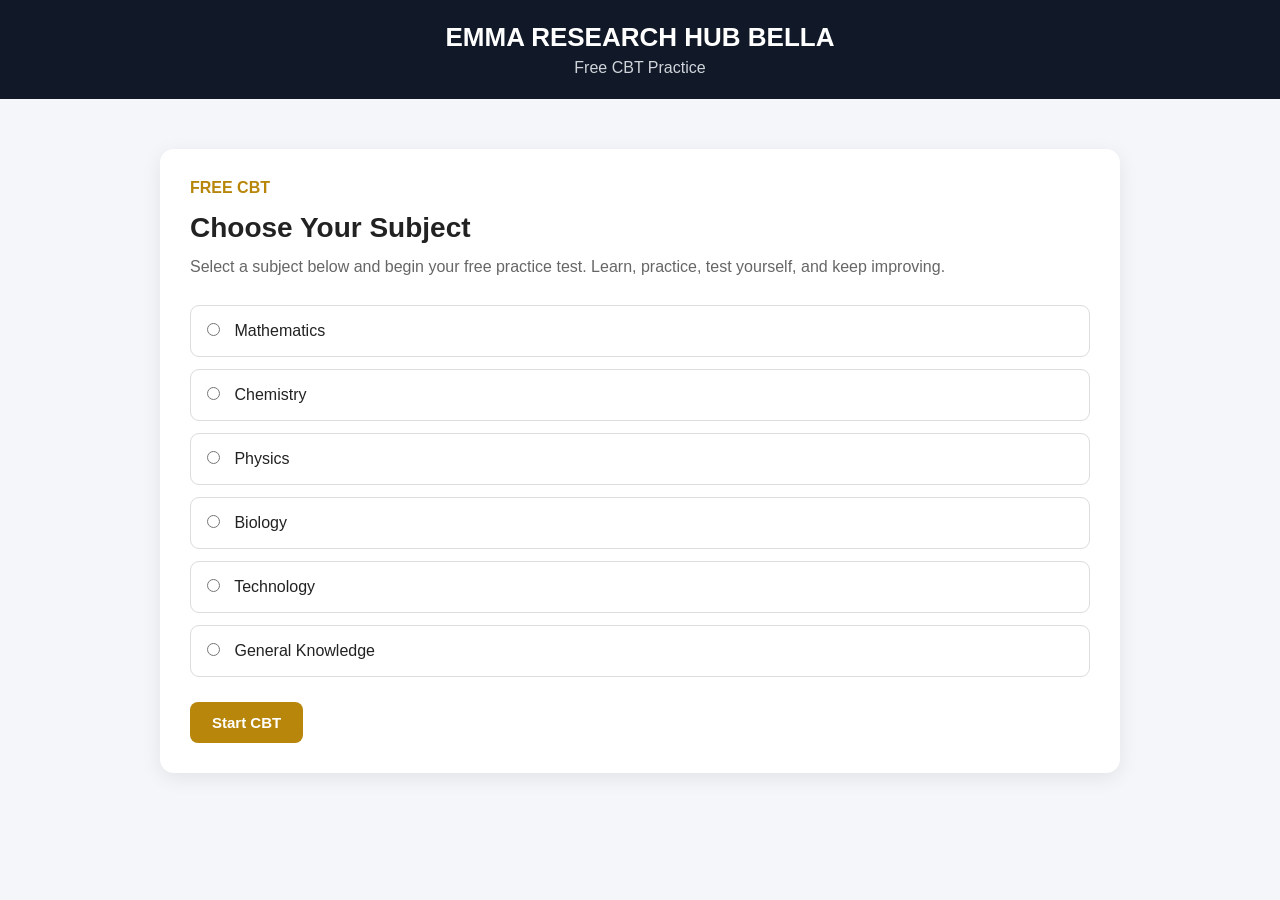
<file: cbt.html>
<!DOCTYPE html>
<html lang="en">

<head>

    <meta charset="UTF-8">

    <meta name="viewport"
          content="width=device-width, initial-scale=1.0">

    <title>
        Free CBT Practice | EMMA RESEARCH HUB BELLA
    </title>

    <style>

        * {
            box-sizing: border-box;
            margin: 0;
            padding: 0;
        }

        body {
            font-family: Arial, sans-serif;
            background: #f4f6f9;
            color: #222;
        }

        /*================ HEADER ================*/

        .cbt-header {
            background: #111827;
            color: white;
            padding: 22px;
            text-align: center;
        }

        .cbt-header h1 {
            font-size: 26px;
            margin-bottom: 6px;
        }

        .cbt-header p {
            color: #d1d5db;
        }

        /*================ CONTAINER ================*/

        .cbt-container {
            max-width: 1000px;
            margin: 30px auto;
            padding: 20px;
        }

        /*================ SUBJECT SELECTION ================*/

        .question-card {
            background: white;
            padding: 30px;
            border-radius: 14px;
            box-shadow: 0 5px 20px rgba(0, 0, 0, 0.08);
        }

        .question-number {
            color: #b8860b;
            font-weight: bold;
            margin-bottom: 15px;
        }

        .subject-title {
            font-size: 28px;
            margin-bottom: 10px;
        }

        .subject-description {
            color: #666;
            line-height: 1.6;
            margin-bottom: 25px;
        }

        .options {
            display: grid;
            gap: 12px;
        }

        .option {
            display: block;
            border: 1px solid #ddd;
            padding: 16px;
            border-radius: 9px;
            cursor: pointer;
            background: white;
            transition: 0.2s;
        }

        .option:hover {
            background: #f3f4f6;
            border-color: #b8860b;
        }

        .option input {
            margin-right: 10px;
        }

        /*================ BUTTONS ================*/

        button {
            border: none;
            padding: 12px 22px;
            border-radius: 8px;
            cursor: pointer;
            font-weight: bold;
            font-size: 15px;
        }

        .start-button {
            background: #b8860b;
            color: white;
            margin-top: 25px;
        }

        .start-button:hover {
            opacity: 0.9;
        }

        .previous {
            background: #6b7280;
            color: white;
        }

        .next {
            background: #b8860b;
            color: white;
        }

        .submit {
            background: #15803d;
            color: white;
        }

        button:disabled {
            opacity: 0.5;
            cursor: not-allowed;
        }

        /*================ EXAM TOP BAR ================*/

        .top-bar {
            display: flex;
            justify-content: space-between;
            align-items: center;
            gap: 15px;
            margin-bottom: 20px;
            flex-wrap: wrap;
        }

        .progress {
            background: white;
            padding: 12px 20px;
            border-radius: 8px;
            box-shadow: 0 3px 12px rgba(0, 0, 0, 0.08);
        }

        .timer {
            background: #111827;
            color: white;
            padding: 12px 20px;
            border-radius: 8px;
            font-weight: bold;
        }

        /*================ QUESTION ================*/

        .question {
            font-size: 21px;
            font-weight: 600;
            line-height: 1.5;
            margin-bottom: 25px;
        }

        /*================ CONTROLS ================*/

        .controls {
            display: flex;
            justify-content: space-between;
            margin-top: 25px;
            gap: 10px;
        }

        /*================ RESULT ================*/

        .result {
            display: none;
            background: white;
            padding: 35px;
            border-radius: 14px;
            text-align: center;
            box-shadow: 0 5px 20px rgba(0, 0, 0, 0.08);
        }

        .result h2 {
            margin-bottom: 15px;
        }

        .score {
            font-size: 42px;
            font-weight: bold;
            margin: 20px 0;
            color: #b8860b;
        }

        .result-message {
            color: #666;
            line-height: 1.7;
        }

        .back-home {
            display: inline-block;
            margin-top: 20px;
            background: #111827;
            color: white;
            padding: 12px 22px;
            border-radius: 7px;
            text-decoration: none;
        }

        /*================ MOBILE ================*/

        @media (max-width: 600px) {

            .cbt-container {
                padding: 12px;
            }

            .question-card {
                padding: 20px;
            }

            .question {
                font-size: 18px;
            }

            .subject-title {
                font-size: 23px;
            }

            .controls {
                flex-direction: column;
            }

            .controls button {
                width: 100%;
            }

        }

    </style>

</head>


<body>


<!--================ HEADER ================-->

<header class="cbt-header">

    <h1>
        EMMA RESEARCH HUB BELLA
    </h1>

  <p id="exam-subject-title">
    Free CBT Practice
</p>

</header>


<main class="cbt-container">


<!--==================================================
     SUBJECT SELECTION
===================================================-->

<div id="subject-area">

    <div class="question-card">

        <div class="question-number">
            FREE CBT
        </div>

        <h2 class="subject-title">
            Choose Your Subject
        </h2>

        <p class="subject-description">

            Select a subject below and begin your
            free practice test.

            Learn, practice, test yourself,
            and keep improving.

        </p>


        <div class="options">


            <label class="option">

                <input
                    type="radio"
                    name="subject"
                    value="Mathematics"
                >

                Mathematics

            </label>


            <label class="option">

                <input
                    type="radio"
                    name="subject"
                    value="Chemistry"
                >

                Chemistry

            </label>


            <label class="option">

                <input
                    type="radio"
                    name="subject"
                    value="Physics"
                >

                Physics

            </label>


            <label class="option">

                <input
                    type="radio"
                    name="subject"
                    value="Biology"
                >

                Biology

            </label>


            <label class="option">

                <input
                    type="radio"
                    name="subject"
                    value="Technology"
                >

                Technology

            </label>


            <label class="option">

                <input
                    type="radio"
                    name="subject"
                    value="General Knowledge"
                >

                General Knowledge

            </label>


        </div>


        <button
            class="start-button"
            onclick="startSelectedSubject()"
        >

            Start CBT

        </button>


    </div>

</div>


<!--==================================================
     EXAM AREA
===================================================-->

<div
    id="exam-area"
    style="display:none;"
>
<div
    style="
        background:#fff7e6;
        border-left:5px solid #b8860b;
        padding:12px 16px;
        margin-bottom:15px;
        border-radius:8px;
        color:#555;
    "
>
    📚 <strong>Month 1 Technology CBT</strong>
    — Based on Lessons 1–6
</div>

    <div class="top-bar">


        <div
            class="progress"
            id="progress"
        >

            Question 1 of 5

        </div>


        <div
            class="timer"
            id="timer"
        >

            Time: 10:00

        </div>


    </div>


    <div class="question-card">


        <div
            class="question-number"
            id="question-number"
        >

            QUESTION 1

        </div>


        <div
            class="question"
            id="question"
        >

            Loading question...

        </div>


        <div
            class="options"
            id="options"
        >

        </div>
<button
    class="back-home"
    onclick="backToSubjects()"
    style="margin-top:20px; cursor:pointer;"
>
    ← Back to Subjects
</button>

        <div class="controls">


            <button
                class="previous"
                id="previousBtn"
                onclick="previousQuestion()"
            >

                Previous

            </button>


            <button
                class="next"
                id="nextBtn"
                onclick="nextQuestion()"
            >

                Next

            </button>


            <button
                class="submit"
                id="submitBtn"
                onclick="submitExam()"
                style="display:none;"
            >

                Submit Exam

            </button>


        </div>


    </div>


</div>


<!--==================================================
     RESULT
===================================================-->

<div
    class="result"
    id="result"
>


    <h2>
        🎉 CBT Completed!
    </h2>


    <p>
        Your score is:
    </p>


    <div
        class="score"
        id="score"
    >

        0 / 5

    </div>


    <p
        class="result-message"
        id="result-message"
    >

        Keep learning and keep improving.

    </p>


    <a
        href="index.html"
        class="back-home"
    >
        
        Back to EMMA Research Hub
        
    </a>
    
<button
    class="start-button"
    onclick="location.reload()"
>
    Take Another CBT
<button
    class="next"
    onclick="reviewAnswers()"
    style="margin-top:10px;"
>
    📋 Review Answers
</button>
<a
    href="month1.html#lesson1"
    class="back-home"
    style="
        margin-top:10px;
        margin-left:10px;
    "
>
    📚 Back to Technology Lessons
</a>
<div
    id="review-area"
    style="
        margin-top:25px;
        text-align:left;
    "
></div>
    
<a
    href="month1.html#lesson1"
    class="back-home"
    style="margin-left:10px;"
>
    📘 Study Technology Lessons
</a>
</div>


</main>


<!--==================================================
     JAVASCRIPT
===================================================-->

<script>


/*==================================================
   QUESTION BANK
===================================================*/


const questionBank = {


    Mathematics: [

        {
            question: "What is 15 × 4?",

            options: [
                "45",
                "50",
                "60",
                "75"
            ],

            answer: 2
        },


        {
            question: "What is 25% of 200?",

            options: [
                "25",
                "40",
                "50",
                "75"
            ],

            answer: 2
        },


        {
            question: "If x + 7 = 15, what is x?",

            options: [
                "6",
                "7",
                "8",
                "9"
            ],

            answer: 2
        },


        {
            question: "What is the square root of 144?",

            options: [
                "10",
                "11",
                "12",
                "14"
            ],

            answer: 2
        },


        {
            question: "What is 3² + 4²?",

            options: [
                "12",
                "20",
                "25",
                "30"
            ],

            answer: 2
        }

    ],



    Chemistry: [

        {
            question:
                "What is the chemical symbol for oxygen?",

            options: [
                "O",
                "Ox",
                "C",
                "N"
            ],

            answer: 0
        },


        {
            question:
                "What is the atomic number of hydrogen?",

            options: [
                "1",
                "2",
                "8",
                "10"
            ],

            answer: 0
        },


        {
            question:
                "Which particle has a negative charge?",

            options: [
                "Proton",
                "Neutron",
                "Electron",
                "Nucleus"
            ],

            answer: 2
        },


        {
            question:
                "What is H₂O commonly known as?",

            options: [
                "Hydrogen",
                "Water",
                "Oxygen",
                "Salt"
            ],

            answer: 1
        },


        {
            question:
                "Which gas is needed for combustion?",

            options: [
                "Nitrogen",
                "Oxygen",
                "Carbon dioxide",
                "Hydrogen"
            ],

            answer: 1
        }

    ],



    Physics: [

        {
            question:
                "What is the SI unit of force?",

            options: [
                "Joule",
                "Newton",
                "Watt",
                "Pascal"
            ],

            answer: 1
        },


        {
            question:
                "What is the approximate acceleration due to gravity on Earth?",

            options: [
                "5.6 m/s²",
                "9.8 m/s²",
                "15 m/s²",
                "20 m/s²"
            ],

            answer: 1
        },


        {
            question:
                "Which instrument measures temperature?",

            options: [
                "Barometer",
                "Thermometer",
                "Ammeter",
                "Voltmeter"
            ],

            answer: 1
        },


        {
            question:
                "What is the unit of electrical current?",

            options: [
                "Volt",
                "Ohm",
                "Ampere",
                "Watt"
            ],

            answer: 2
        },


        {
            question:
                "Which force pulls objects toward Earth?",

            options: [
                "Friction",
                "Gravity",
                "Magnetism",
                "Tension"
            ],

            answer: 1
        }

    ],



    Biology: [

        {
            question:
                "What is the basic unit of life?",

            options: [
                "Organ",
                "Cell",
                "Tissue",
                "Atom"
            ],

            answer: 1
        },


        {
            question:
                "Which organ pumps blood around the human body?",

            options: [
                "Liver",
                "Lung",
                "Heart",
                "Kidney"
            ],

            answer: 2
        },


        {
            question:
                "Which part of a plant carries out most photosynthesis?",

            options: [
                "Root",
                "Leaf",
                "Flower",
                "Stem"
            ],

            answer: 1
        },


        {
            question:
                "Which gas do humans normally breathe in for respiration?",

            options: [
                "Oxygen",
                "Carbon dioxide",
                "Nitrogen only",
                "Hydrogen"
            ],

            answer: 0
        },


        {
            question:
                "Which organ mainly filters blood and produces urine?",

            options: [
                "Heart",
                "Kidney",
                "Stomach",
                "Brain"
            ],

            answer: 1
        }

    ],



Technology: [

    {
        question:
            "What is technology?",

        options: [
            "The use of knowledge, tools, and processes to solve problems",
            "Only the use of mobile phones",
            "Only the use of computers",
            "A type of internet connection"
        ],

        answer: 0
    },


    {
        question:
            "Which of the following is an example of technology?",

        options: [
            "A computer",
            "A mobile phone",
            "A medical device",
            "All of the above"
        ],

        answer: 3
    },


    {
        question:
            "Which device is commonly used to enter text into a computer?",

        options: [
            "Monitor",
            "Keyboard",
            "Speaker",
            "Projector"
        ],

        answer: 1
    },


    {
        question:
            "Which of these is an output device?",

        options: [
            "Keyboard",
            "Mouse",
            "Monitor",
            "Scanner"
        ],

        answer: 2
    },


    {
        question:
            "Which of the following is used to store digital files?",

        options: [
            "Hard drive",
            "Monitor",
            "Keyboard",
            "Microphone"
        ],

        answer: 0
    },


    {
        question:
            "What is the internet?",

        options: [
            "A single computer",
            "A global network connecting computers and devices",
            "A type of keyboard",
            "A computer operating system"
        ],

        answer: 1
    },


    {
        question:
            "What is a website?",

        options: [
            "A collection of related web pages and resources",
            "Only a computer",
            "A keyboard program",
            "A storage device"
        ],

        answer: 0
    },


    {
        question:
            "Which software is used to access websites?",

        options: [
            "Web browser",
            "Calculator",
            "File manager",
            "Music player"
        ],

        answer: 0
    },


    {
        question:
            "What does HTML stand for?",

        options: [
            "HyperText Markup Language",
            "High Technology Machine Language",
            "Home Tool Markup Language",
            "Hyperlink Text Management Language"
        ],

        answer: 0
    },


    {
        question:
            "What is HTML mainly used for?",

        options: [
            "Structuring webpage content",
            "Playing music",
            "Creating computer hardware",
            "Connecting a computer to electricity"
        ],

        answer: 0
    },


    {
        question:
            "Which language is mainly used to style webpages?",

        options: [
            "HTML",
            "CSS",
            "JavaScript",
            "SQL"
        ],

        answer: 1
    },


    {
        question:
            "What does CSS stand for?",

        options: [
            "Computer Style System",
            "Cascading Style Sheets",
            "Creative Software System",
            "Computer Sheet Style"
        ],

        answer: 1
    },


    {
        question:
            "What is JavaScript commonly used for on websites?",

        options: [
            "Adding interaction and dynamic behavior",
            "Printing paper",
            "Building computer hardware",
            "Replacing the internet"
        ],

        answer: 0
    },


    {
        question:
            "Which technology mainly provides the structure of a webpage?",

        options: [
            "CSS",
            "JavaScript",
            "HTML",
            "Wi-Fi"
        ],

        answer: 2
    },


    {
        question:
            "Which technology mainly controls the visual appearance of a webpage?",

        options: [
            "HTML",
            "CSS",
            "JavaScript",
            "HTTP"
        ],

        answer: 1
    },


    {
        question:
            "Which technology can make a webpage respond to a button click?",

        options: [
            "HTML only",
            "CSS only",
            "JavaScript",
            "An image file"
        ],

        answer: 2
    },


    {
        question:
            "What is a URL used for?",

        options: [
            "Locating a resource on the internet",
            "Increasing computer memory",
            "Charging a computer",
            "Printing documents"
        ],

        answer: 0
    },


    {
        question:
            "Which of these is a web browser?",

        options: [
            "Google Chrome",
            "HTML",
            "CSS",
            "JavaScript"
        ],

        answer: 0
    },


    {
        question:
            "Which combination correctly describes HTML, CSS, and JavaScript?",

        options: [
            "Structure, appearance, interaction",
            "Appearance, storage, electricity",
            "Internet, keyboard, monitor",
            "Storage, printing, networking"
        ],

        answer: 0
    },


    {
        question:
            "Which is an important safety practice when using the internet?",

        options: [
            "Share every password publicly",
            "Click every unknown link",
            "Protect personal information and use strong passwords",
            "Give strangers your account details"
        ],

        answer: 2
    }

],
/*==================================================
   VARIABLES
===================================================*/


let questions = [];

let selectedSubject = "";

let currentQuestion = 0;

let userAnswers = [];

let timeLeft = 600;

let timerInterval;



/*==================================================
   START SELECTED SUBJECT
===================================================*/


function startSelectedSubject() {


    const selected =
        document.querySelector(
            'input[name="subject"]:checked'
        );
document.getElementById(
    "exam-subject-title"
).textContent =
    selectedSubject + " CBT";

    if (!selected) {

        alert(
            "Please choose a subject first."
        );

        return;

    }


    selectedSubject =
        selected.value;


    questions =
        questionBank[selectedSubject];


    userAnswers =
        new Array(
            questions.length
        ).fill(null);


    currentQuestion = 0;
    
document.getElementById(
    "review-area"
).innerHTML = "";
    timeLeft = 600;

    document.getElementById(
        "subject-area"
    ).style.display = "none";


    document.getElementById(
        "exam-area"
    ).style.display = "block";


    loadQuestion();


    startTimer();

}



/*==================================================
   LOAD QUESTION
===================================================*/


function loadQuestion() {


    const q =
        questions[currentQuestion];


    document.getElementById(
        "question-number"
    ).textContent =
        "QUESTION " +
        (currentQuestion + 1);


    document.getElementById(
        "progress"
    ).textContent =
        "Question " +
        (currentQuestion + 1) +
        " of " +
        questions.length;


    document.getElementById(
        "question"
    ).textContent =
        q.question;


    const optionsContainer =
        
            "options"
        );


    optionsContainer.innerHTML = "";


    q.options.forEach(
        function(option, index) {


            const label =
                document.createElement(
                    "label"
                );


            label.className =
                "option";


            label.innerHTML = `

                <input
                    type="radio"
                    name="answer"
                    value="${index}"
                    ${

                        userAnswers[
                            currentQuestion
                        ] === index

                        ? "checked"

                        : ""

                    }
                >

                ${option}

            `;


            const radio =
                label.querySelector(
                    "input"
                );


            radio.addEventListener(
                "change",
                function() {

                    userAnswers[
                        currentQuestion
                    ] = index;

                }
            );


            optionsContainer.appendChild(
                label
            );


        }
    );


    document.getElementById(
        "previousBtn"
    ).disabled =
        currentQuestion === 0;


    if (
        currentQuestion ===
        questions.length - 1
    ) {


        document.getElementById(
            "nextBtn"
        ).style.display =
            "none";


        document.getElementById(
            "submitBtn"
        ).style.display =
            "inline-block";


    } else {


        document.getElementById(
            "nextBtn"
        ).style.display =
            "inline-block";


        document.getElementById(
            "submitBtn"
        ).style.display =
            "none";

    }

}



/*==================================================
   NEXT QUESTION
===================================================*/


function nextQuestion() {


    if (
        currentQuestion <
        questions.length - 1
    ) {


        currentQuestion++;


        loadQuestion();

    }

}



/*==================================================
   PREVIOUS QUESTION
===================================================*/


function previousQuestion() {


    if (
        currentQuestion > 0
    ) {


        currentQuestion--;


        loadQuestion();

    }
function backToSubjects() {

    clearInterval(
        timerInterval
    );

    document.getElementById(
        "exam-area"
    ).style.display = "none";

    document.getElementById(
        "result"
    ).style.display = "none";

    document.getElementById(
        "subject-area"
    ).style.display = "block";
}
function reviewAnswers() {

    const reviewArea =
        document.getElementById(
            "review-area"
        );

    reviewArea.innerHTML = "";

    questions.forEach(
        function(question, index) {

            const userAnswer =
                userAnswers[index];

            const correctAnswer =
                question.answer;

            const reviewItem =
                document.createElement(
                    "div"
                );

            reviewItem.style.marginBottom =
                "20px";

            reviewItem.style.padding =
                "15px";

            reviewItem.style.border =
                "1px solid #ddd";

            reviewItem.style.borderRadius =
                "8px";

            const resultText =
                userAnswer === correctAnswer
                    ? "✅ Correct"
                    : "❌ Incorrect";

            reviewItem.innerHTML = `
                <strong>
                    Question ${index + 1}
                </strong>

                <p style="margin-top:8px;">
                    ${question.question}
                </p>

                <p>
                    <strong>Your answer:</strong>
                    ${
                        userAnswer !== null
                            ? question.options[userAnswer]
                            : "Not answered"
                    }
                </p>

                <p>
                    <strong>Correct answer:</strong>
                    ${question.options[correctAnswer]}
                </p>

                <p>
                    ${resultText}
                </p>
            `;

            reviewArea.appendChild(
                reviewItem
            );
        }
    );
}


/*==================================================
   TIMER
===================================================*/


function startTimer() {


    clearInterval(
        timerInterval
    );


    timerInterval =
        setInterval(
            function() {


                timeLeft--;


                const minutes =
                    Math.floor(
                        timeLeft / 60
                    );


                const seconds =
                    timeLeft % 60;


                document.getElementById(
                    "timer"
                ).textContent =

                    "Time: " +

                    minutes +

                    ":" +

                    (
                        seconds < 10
                        ? "0"
                        : ""
                    ) +

                    seconds;


                if (
                    timeLeft <= 0
                ) {


                    clearInterval(
                        timerInterval
                    );


                    submitExam();

                }


            },
            1000
        );

}



/*==================================================
   SUBMIT EXAM
===================================================*/


function submitExam() {


    clearInterval(
        timerInterval
    );


    let score = 0;


    questions.forEach(
        function(question, index) {


            if (
                userAnswers[index] ===
                question.answer
            ) {

                score++;

            }

        }
    );


    document.getElementById(
        "exam-area"
    ).style.display =
        "none";


    document.getElementById(
        "result"
    ).style.display =
        "block";


    document.getElementById(
        "score"
    ).textContent =

        score +
        " / " +
        questions.length;
    
document.getElementById(
    "result-message"
).textContent =
    "You scored " +
    score +
    " out of " +
    questions.length +
    " (" +
    Math.round(
        (score / questions.length) * 100
    ) +
    "%).";

    const percentage =

        (
            score /
            questions.length
        ) * 100;


if (percentage >= 80) {

    document.getElementById(
        "result-message"
    ).textContent =
        "Excellent! You have a strong understanding of " +
        selectedSubject +
        ". Keep learning and continue improving.";

} else if (percentage >= 50) {

    document.getElementById(
        "result-message"
    ).textContent =
        "Good effort! You understand some of " +
        selectedSubject +
        ", but more practice will help you improve.";

} else {

    document.getElementById(
        "result-message"
    ).textContent =
        "Keep practicing " +
        selectedSubject +
        ". Review the lessons and try the CBT again.";
//================ AUTO SELECT SUBJECT ================//

const urlParams =
    new URLSearchParams(
        window.location.search
    );

const requestedSubject =
    urlParams.get("subject");

if (
    requestedSubject &&
    questionBank[requestedSubject]
) {

    const subjectRadio =
        document.querySelector(
            'input[name="subject"][value="' +
            requestedSubject +
            '"]'
        );

    if (subjectRadio) {

        subjectRadio.checked = true;

        startSelectedSubject();

    }

}
}

</script>


</body>

</html>
</file>
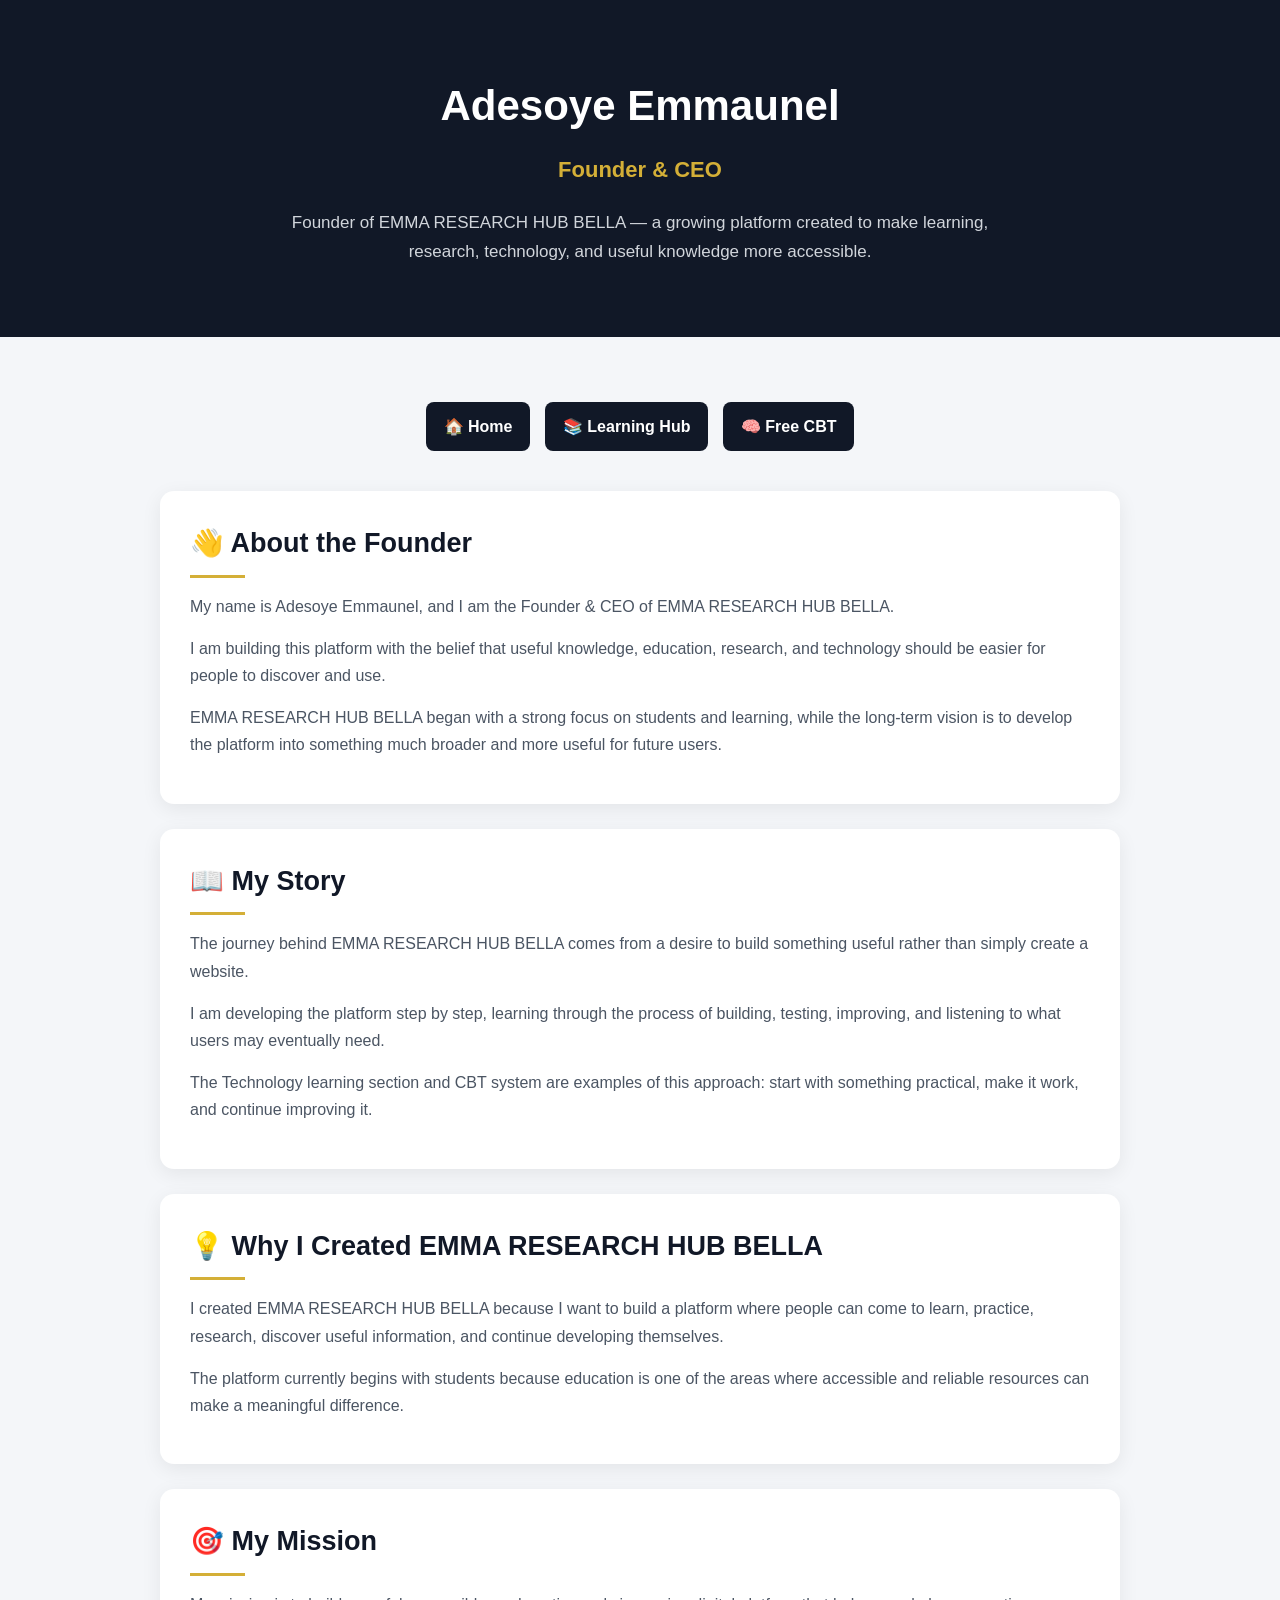
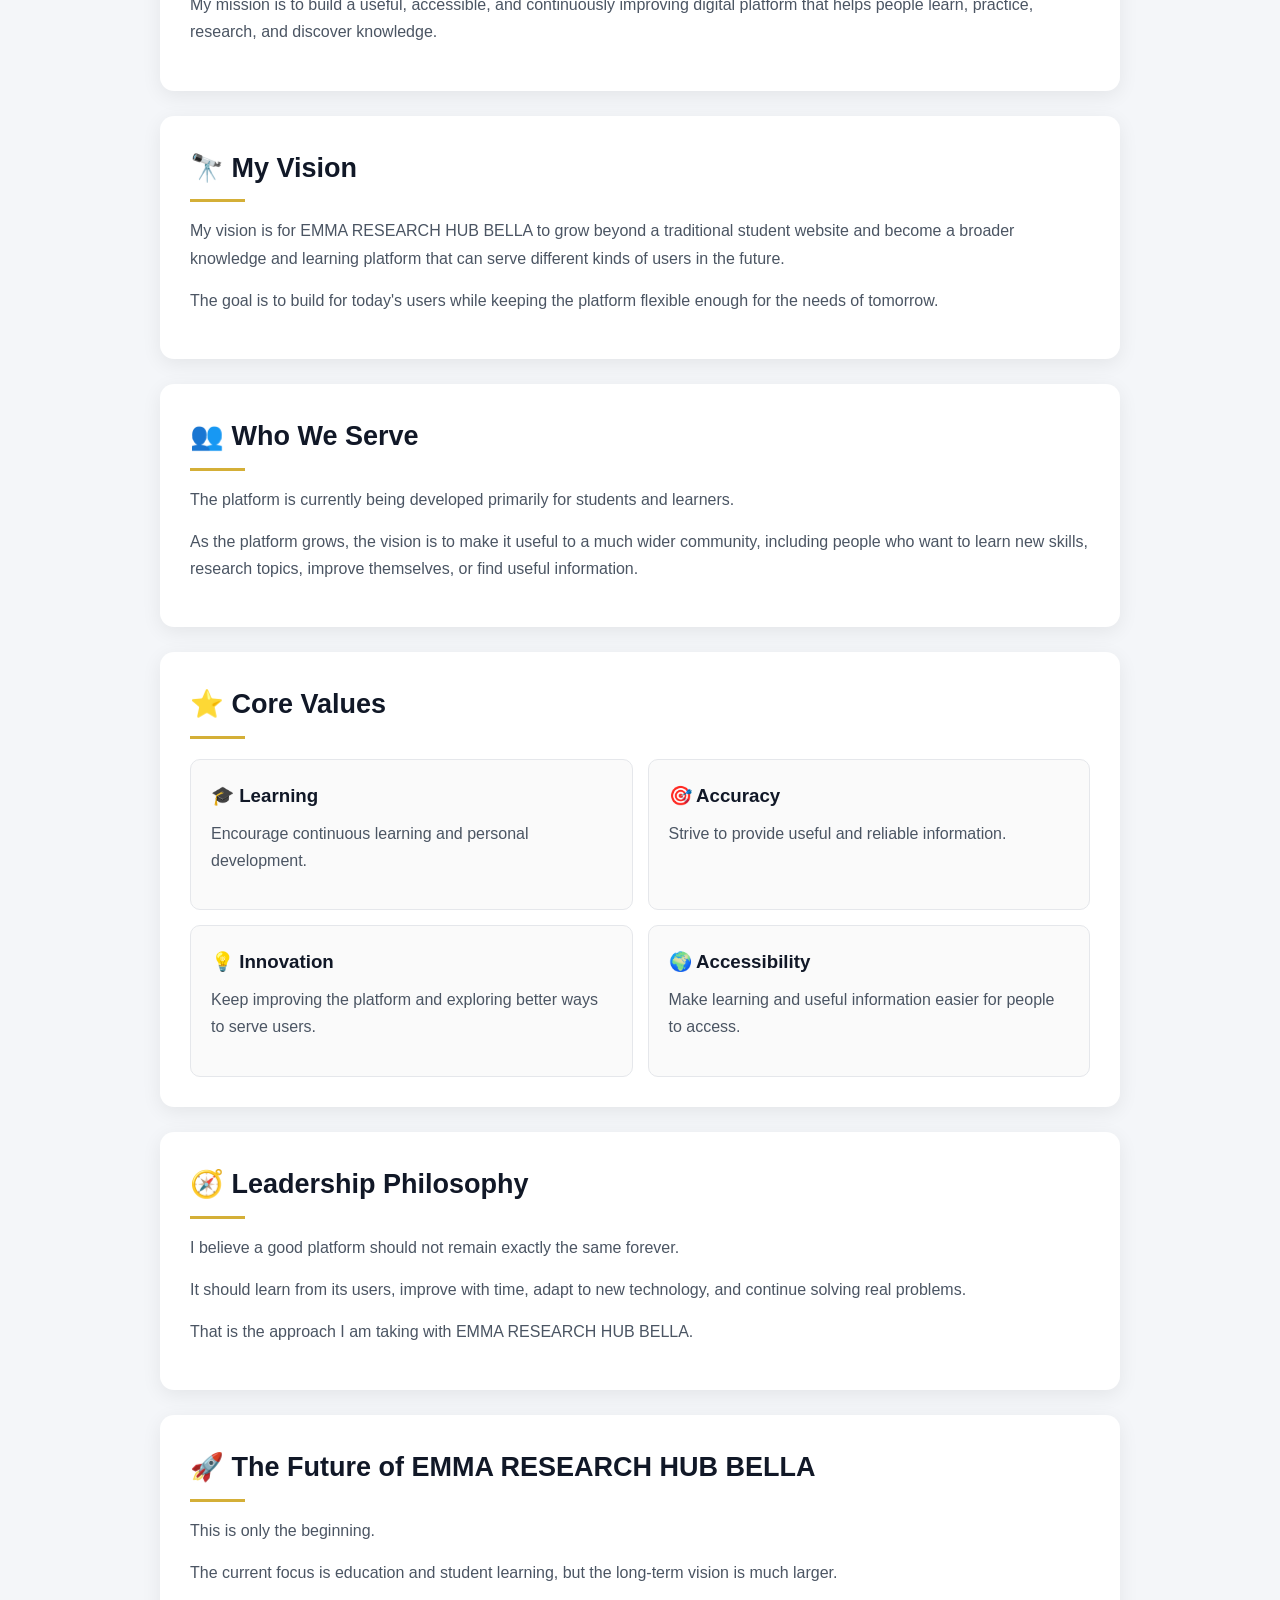
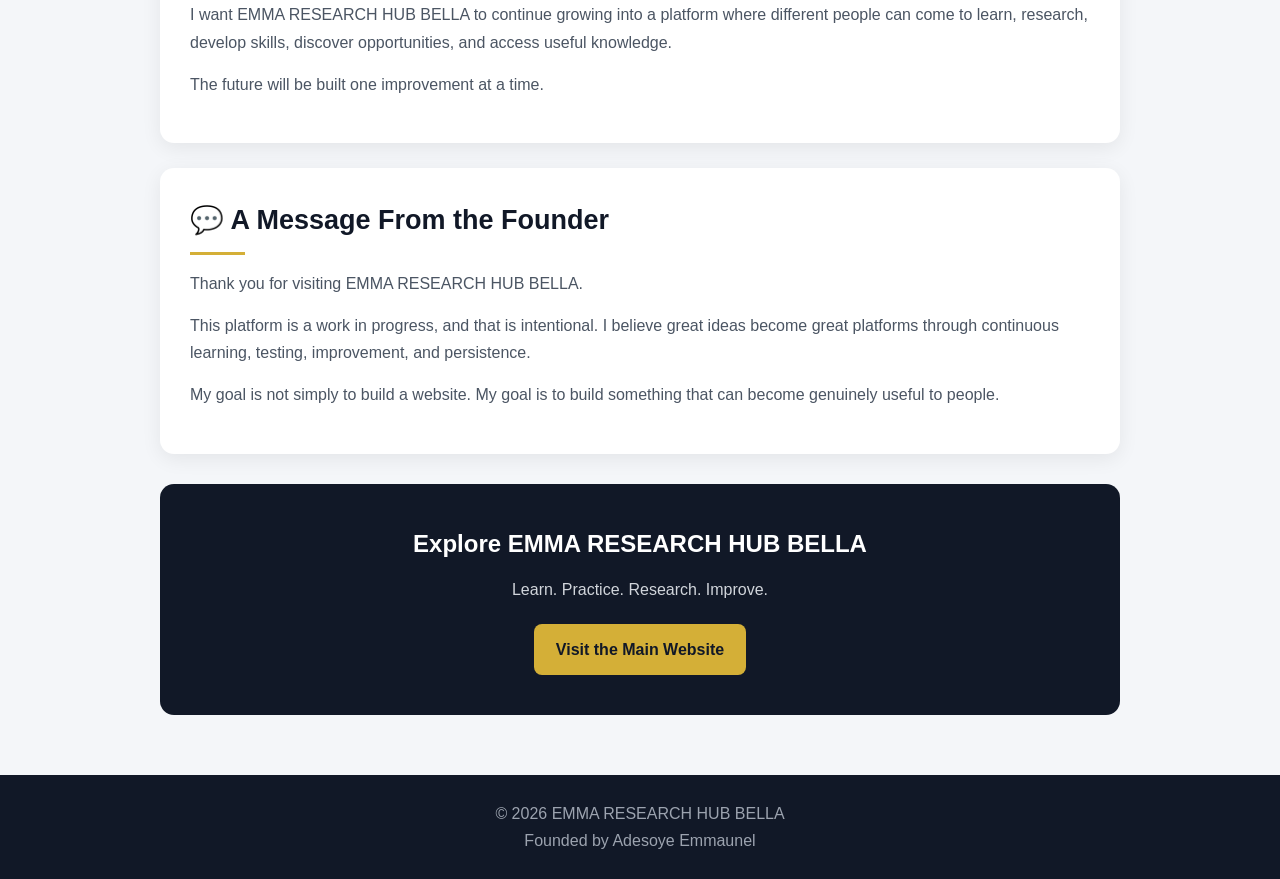
<file: ceo.html>
<!DOCTYPE html>
<html lang="en">

<head>

    <meta charset="UTF-8">

    <meta name="viewport"
          content="width=device-width, initial-scale=1.0">

    <title>
        Founder & CEO | EMMA RESEARCH HUB BELLA
    </title>

    <style>

        * {
            box-sizing: border-box;
            margin: 0;
            padding: 0;
        }

        body {
            font-family: Arial, sans-serif;
            background: #f4f6f9;
            color: #1f2937;
            line-height: 1.7;
        }

        /*================ HEADER ================*/

        .hero {
            background: #111827;
            color: white;
            padding: 70px 20px;
            text-align: center;
        }

        .hero h1 {
            font-size: 42px;
            margin-bottom: 10px;
        }

        .hero h2 {
            color: #d4af37;
            font-size: 22px;
            margin-bottom: 20px;
        }

        .hero p {
            max-width: 750px;
            margin: auto;
            color: #d1d5db;
            font-size: 17px;
        }

        /*================ CONTAINER ================*/

        .container {
            max-width: 1000px;
            margin: 40px auto;
            padding: 20px;
        }

        /*================ NAVIGATION ================*/

        .navigation {
            text-align: center;
            margin-bottom: 35px;
        }

        .navigation a {
            display: inline-block;
            background: #111827;
            color: white;
            text-decoration: none;
            padding: 11px 18px;
            margin: 5px;
            border-radius: 8px;
            font-weight: bold;
        }

        .navigation a:hover {
            background: #d4af37;
            color: #111827;
        }

        /*================ SECTIONS ================*/

        .section {
            background: white;
            padding: 30px;
            margin-bottom: 25px;
            border-radius: 14px;
            box-shadow: 0 5px 20px rgba(0,0,0,0.07);
        }

        .section h2 {
            color: #111827;
            margin-bottom: 15px;
            font-size: 27px;
        }

        .section h2::after {
            content: "";
            display: block;
            width: 55px;
            height: 3px;
            background: #d4af37;
            margin-top: 8px;
        }

        .section p {
            margin-bottom: 15px;
            color: #4b5563;
        }

        /*================ VALUES ================*/

        .values {
            display: grid;
            grid-template-columns: repeat(2, 1fr);
            gap: 15px;
            margin-top: 20px;
        }

        .value-card {
            border: 1px solid #e5e7eb;
            padding: 20px;
            border-radius: 10px;
            background: #fafafa;
        }

        .value-card h3 {
            margin-bottom: 8px;
            color: #111827;
        }

        /*================ CTA ================*/

        .cta {
            background: #111827;
            color: white;
            text-align: center;
            padding: 40px 25px;
            border-radius: 14px;
            margin-top: 30px;
        }

        .cta h2 {
            margin-bottom: 12px;
        }

        .cta p {
            color: #d1d5db;
            margin-bottom: 20px;
        }

        .cta a {
            display: inline-block;
            background: #d4af37;
            color: #111827;
            padding: 12px 22px;
            border-radius: 8px;
            text-decoration: none;
            font-weight: bold;
        }

        /*================ FOOTER ================*/

        footer {
            background: #111827;
            color: #9ca3af;
            text-align: center;
            padding: 25px;
            margin-top: 40px;
        }

        /*================ MOBILE ================*/

        @media (max-width: 650px) {

            .hero h1 {
                font-size: 30px;
            }

            .hero h2 {
                font-size: 18px;
            }

            .section {
                padding: 22px;
            }

            .values {
                grid-template-columns: 1fr;
            }

            .navigation a {
                display: block;
                margin: 8px 0;
            }

        }

    </style>

</head>


<body>


<!--================ HERO ================-->

<header class="hero">

    <h1>
        Adesoye Emmaunel
    </h1>

    <h2>
        Founder & CEO
    </h2>

    <p>
        Founder of EMMA RESEARCH HUB BELLA —
        a growing platform created to make learning,
        research, technology, and useful knowledge
        more accessible.
    </p>

</header>


<main class="container">


<!--================ NAVIGATION ================-->

<div class="navigation">

    <a href="index.html">
        🏠 Home
    </a>

    <a href="month1.html">
        📚 Learning Hub
    </a>

    <a href="cbt.html">
        🧠 Free CBT
    </a>

</div>


<!--================ INTRODUCTION ================-->

<section class="section">

    <h2>
        👋 About the Founder
    </h2>

    <p>
        My name is Adesoye Emmaunel, and I am the
        Founder & CEO of EMMA RESEARCH HUB BELLA.
    </p>

    <p>
        I am building this platform with the belief
        that useful knowledge, education, research,
        and technology should be easier for people
        to discover and use.
    </p>

    <p>
        EMMA RESEARCH HUB BELLA began with a strong
        focus on students and learning, while the
        long-term vision is to develop the platform
        into something much broader and more useful
        for future users.
    </p>

</section>


<!--================ MY STORY ================-->

<section class="section">

    <h2>
        📖 My Story
    </h2>

    <p>
        The journey behind EMMA RESEARCH HUB BELLA
        comes from a desire to build something useful
        rather than simply create a website.
    </p>

    <p>
        I am developing the platform step by step,
        learning through the process of building,
        testing, improving, and listening to what
        users may eventually need.
    </p>

    <p>
        The Technology learning section and CBT system
        are examples of this approach: start with
        something practical, make it work, and continue
        improving it.
    </p>

</section>


<!--================ WHY THE PLATFORM ================-->

<section class="section">

    <h2>
        💡 Why I Created EMMA RESEARCH HUB BELLA
    </h2>

    <p>
        I created EMMA RESEARCH HUB BELLA because I
        want to build a platform where people can come
        to learn, practice, research, discover useful
        information, and continue developing themselves.
    </p>

    <p>
        The platform currently begins with students
        because education is one of the areas where
        accessible and reliable resources can make a
        meaningful difference.
    </p>

</section>


<!--================ MISSION ================-->

<section class="section">

    <h2>
        🎯 My Mission
    </h2>

    <p>
        My mission is to build a useful, accessible,
        and continuously improving digital platform
        that helps people learn, practice, research,
        and discover knowledge.
    </p>

</section>


<!--================ VISION ================-->

<section class="section">

    <h2>
        🔭 My Vision
    </h2>

    <p>
        My vision is for EMMA RESEARCH HUB BELLA to
        grow beyond a traditional student website and
        become a broader knowledge and learning platform
        that can serve different kinds of users in the
        future.
    </p>

    <p>
        The goal is to build for today's users while
        keeping the platform flexible enough for the
        needs of tomorrow.
    </p>

</section>


<!--================ WHO WE SERVE ================-->

<section class="section">

    <h2>
        👥 Who We Serve
    </h2>

    <p>
        The platform is currently being developed
        primarily for students and learners.
    </p>

    <p>
        As the platform grows, the vision is to make
        it useful to a much wider community, including
        people who want to learn new skills, research
        topics, improve themselves, or find useful
        information.
    </p>

</section>


<!--================ VALUES ================-->

<section class="section">

    <h2>
        ⭐ Core Values
    </h2>

    <div class="values">

        <div class="value-card">

            <h3>
                🎓 Learning
            </h3>

            <p>
                Encourage continuous learning and
                personal development.
            </p>

        </div>


        <div class="value-card">

            <h3>
                🎯 Accuracy
            </h3>

            <p>
                Strive to provide useful and reliable
                information.
            </p>

        </div>


        <div class="value-card">

            <h3>
                💡 Innovation
            </h3>

            <p>
                Keep improving the platform and
                exploring better ways to serve users.
            </p>

        </div>


        <div class="value-card">

            <h3>
                🌍 Accessibility
            </h3>

            <p>
                Make learning and useful information
                easier for people to access.
            </p>

        </div>

    </div>

</section>


<!--================ LEADERSHIP ================-->

<section class="section">

    <h2>
        🧭 Leadership Philosophy
    </h2>

    <p>
        I believe a good platform should not remain
        exactly the same forever.
    </p>

    <p>
        It should learn from its users, improve with
        time, adapt to new technology, and continue
        solving real problems.
    </p>

    <p>
        That is the approach I am taking with
        EMMA RESEARCH HUB BELLA.
    </p>

</section>


<!--================ FUTURE ================-->

<section class="section">

    <h2>
        🚀 The Future of EMMA RESEARCH HUB BELLA
    </h2>

    <p>
        This is only the beginning.
    </p>

    <p>
        The current focus is education and student
        learning, but the long-term vision is much
        larger.
    </p>

    <p>
        I want EMMA RESEARCH HUB BELLA to continue
        growing into a platform where different
        people can come to learn, research, develop
        skills, discover opportunities, and access
        useful knowledge.
    </p>

    <p>
        The future will be built one improvement at
        a time.
    </p>

</section>


<!--================ FOUNDER MESSAGE ================-->

<section class="section">

    <h2>
        💬 A Message From the Founder
    </h2>

    <p>
        Thank you for visiting EMMA RESEARCH HUB BELLA.
    </p>

    <p>
        This platform is a work in progress, and that
        is intentional. I believe great ideas become
        great platforms through continuous learning,
        testing, improvement, and persistence.
    </p>

    <p>
        My goal is not simply to build a website.
        My goal is to build something that can become
        genuinely useful to people.
    </p>

</section>


<!--================ CTA ================-->

<section class="cta">

    <h2>
        Explore EMMA RESEARCH HUB BELLA
    </h2>

    <p>
        Learn. Practice. Research. Improve.
    </p>

    <a href="index.html">
        Visit the Main Website
    </a>

</section>


</main>


<!--================ FOOTER ================-->

<footer>

    <p>
        © 2026 EMMA RESEARCH HUB BELLA
    </p>

    <p>
        Founded by Adesoye Emmaunel
    </p>

</footer>


</body>

</html>
</file>
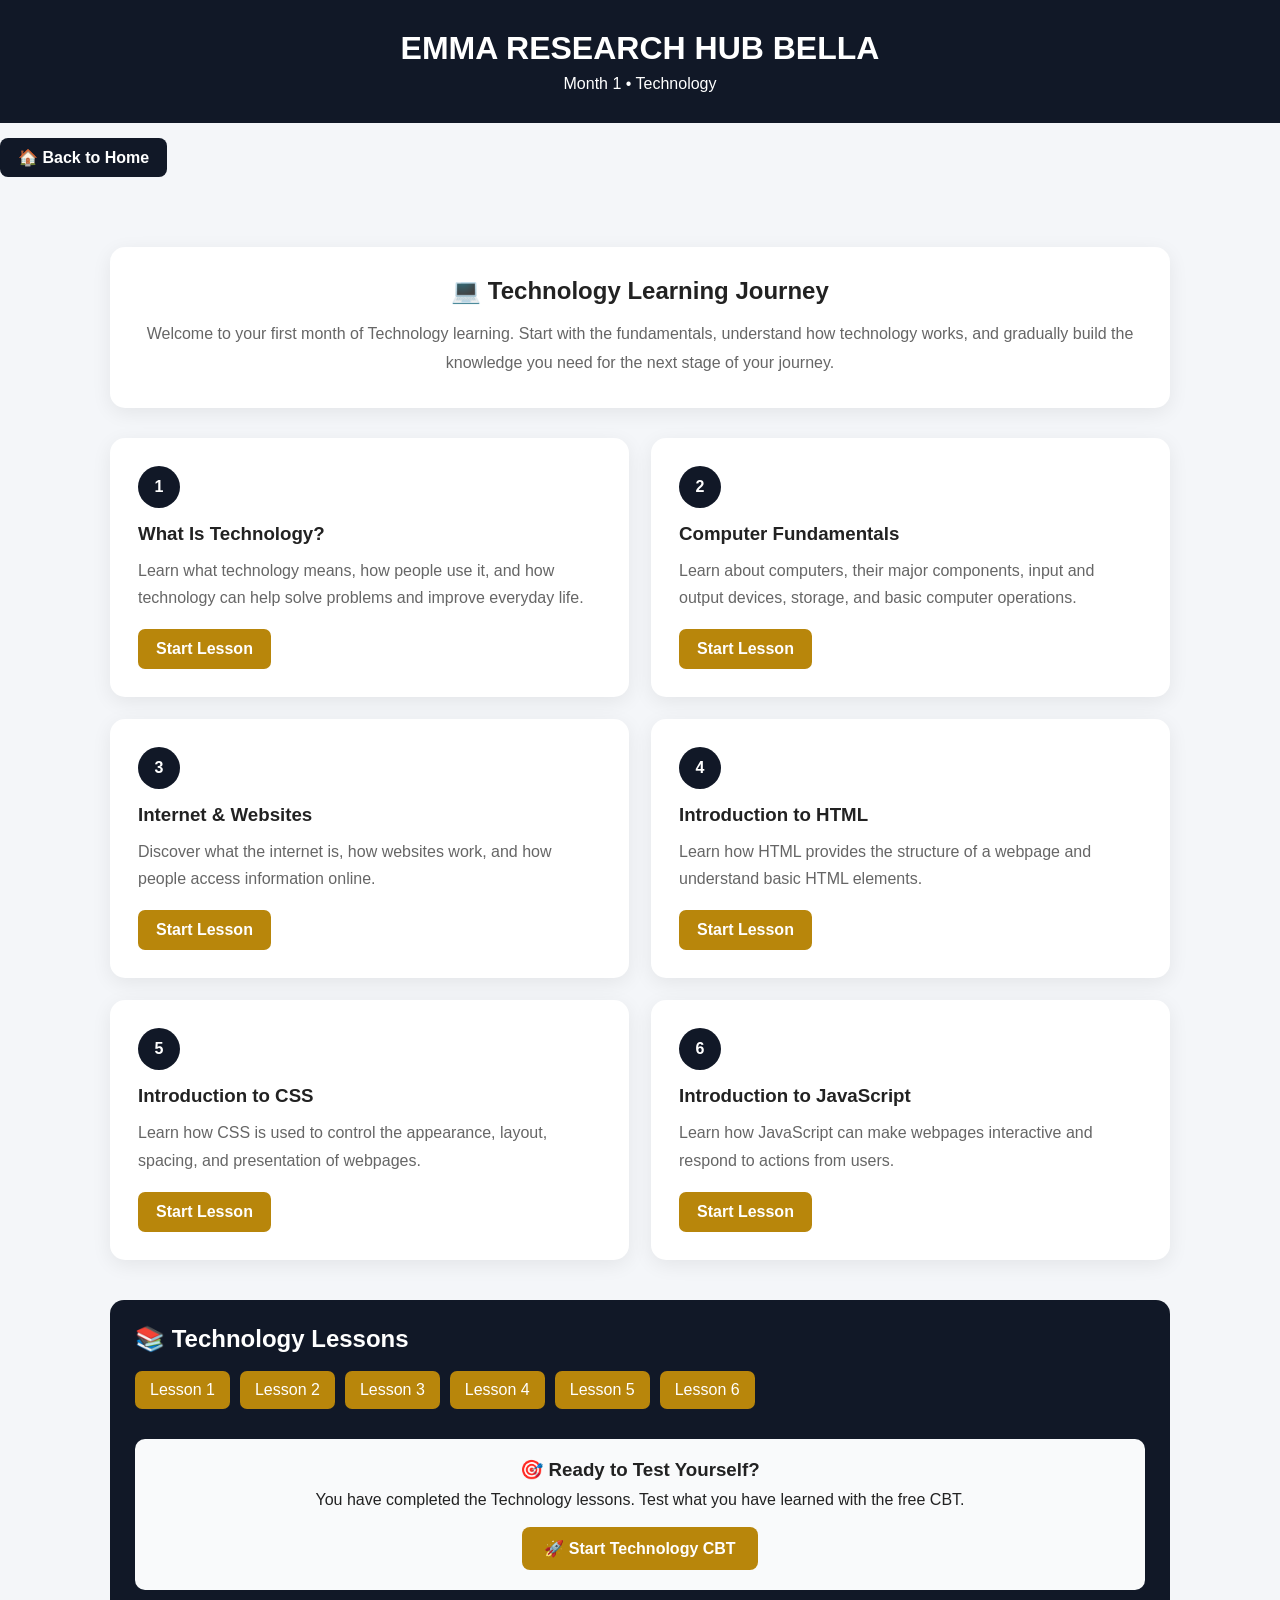
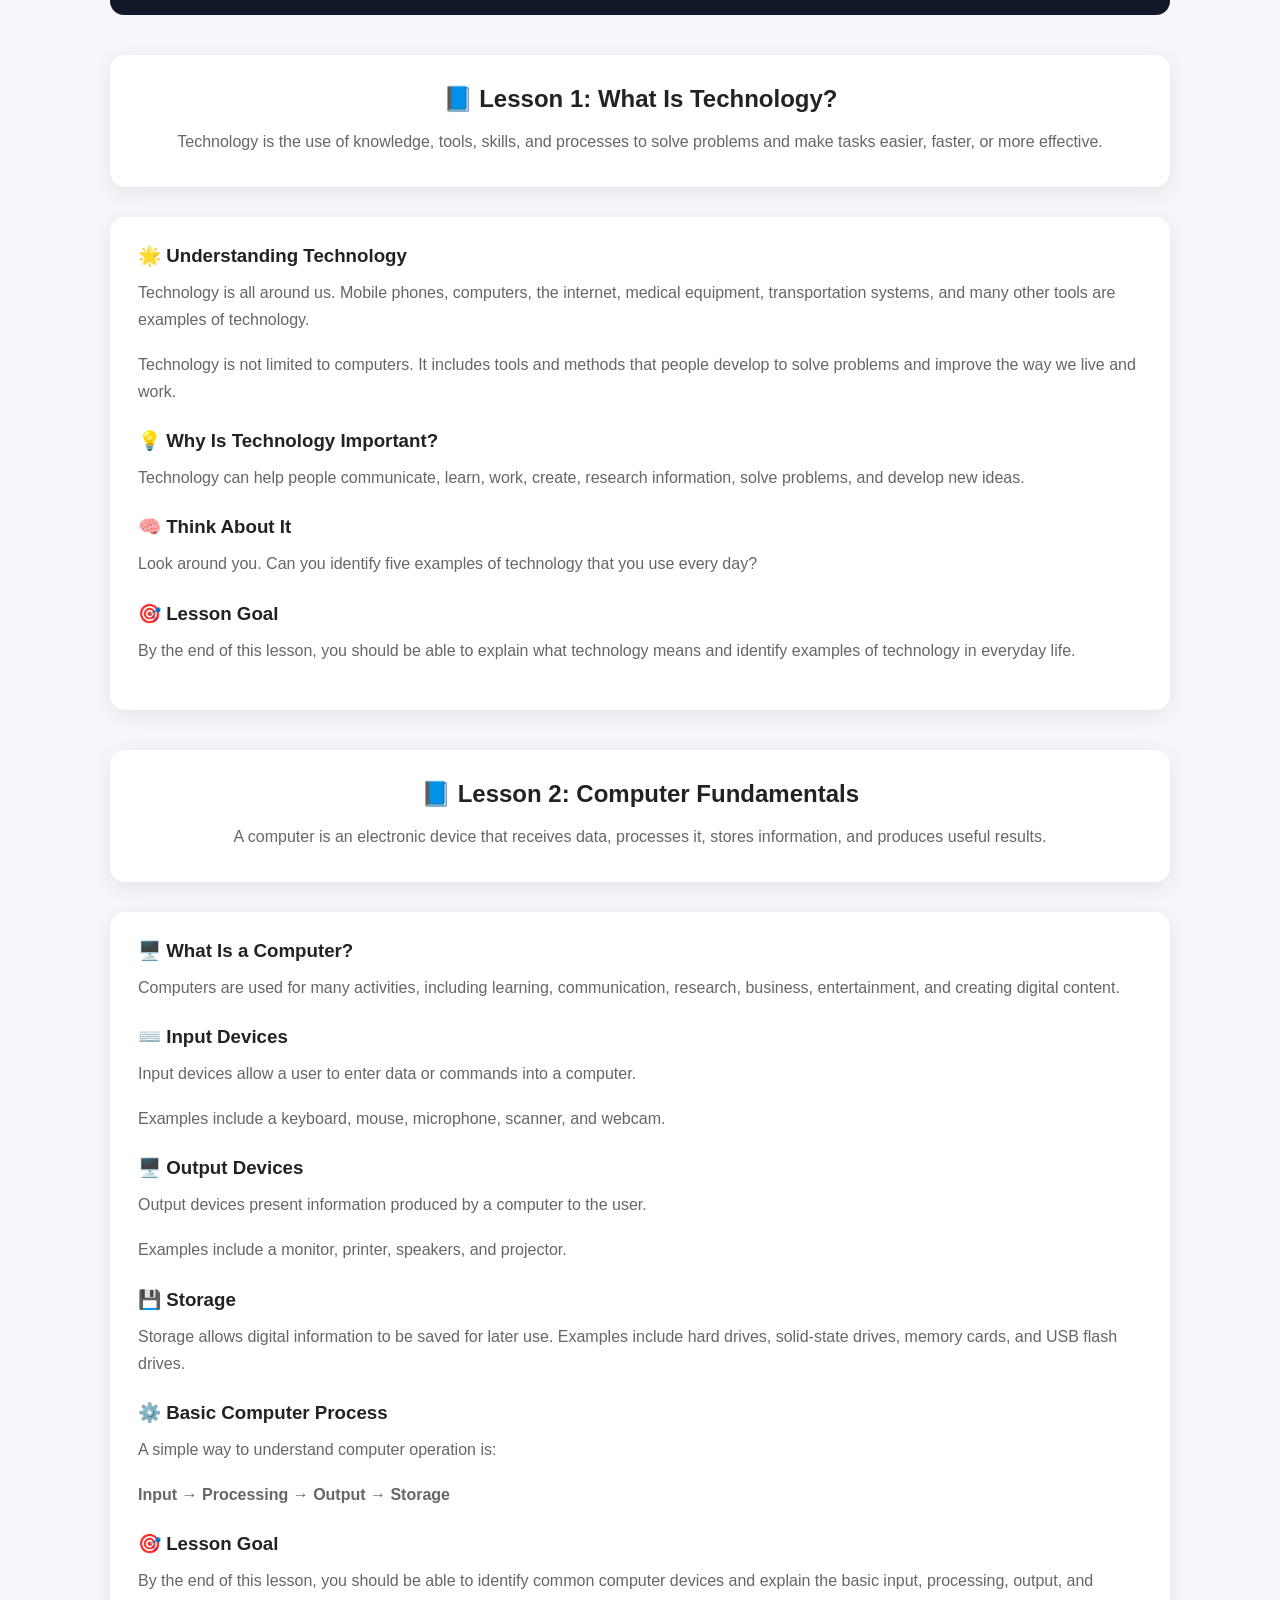
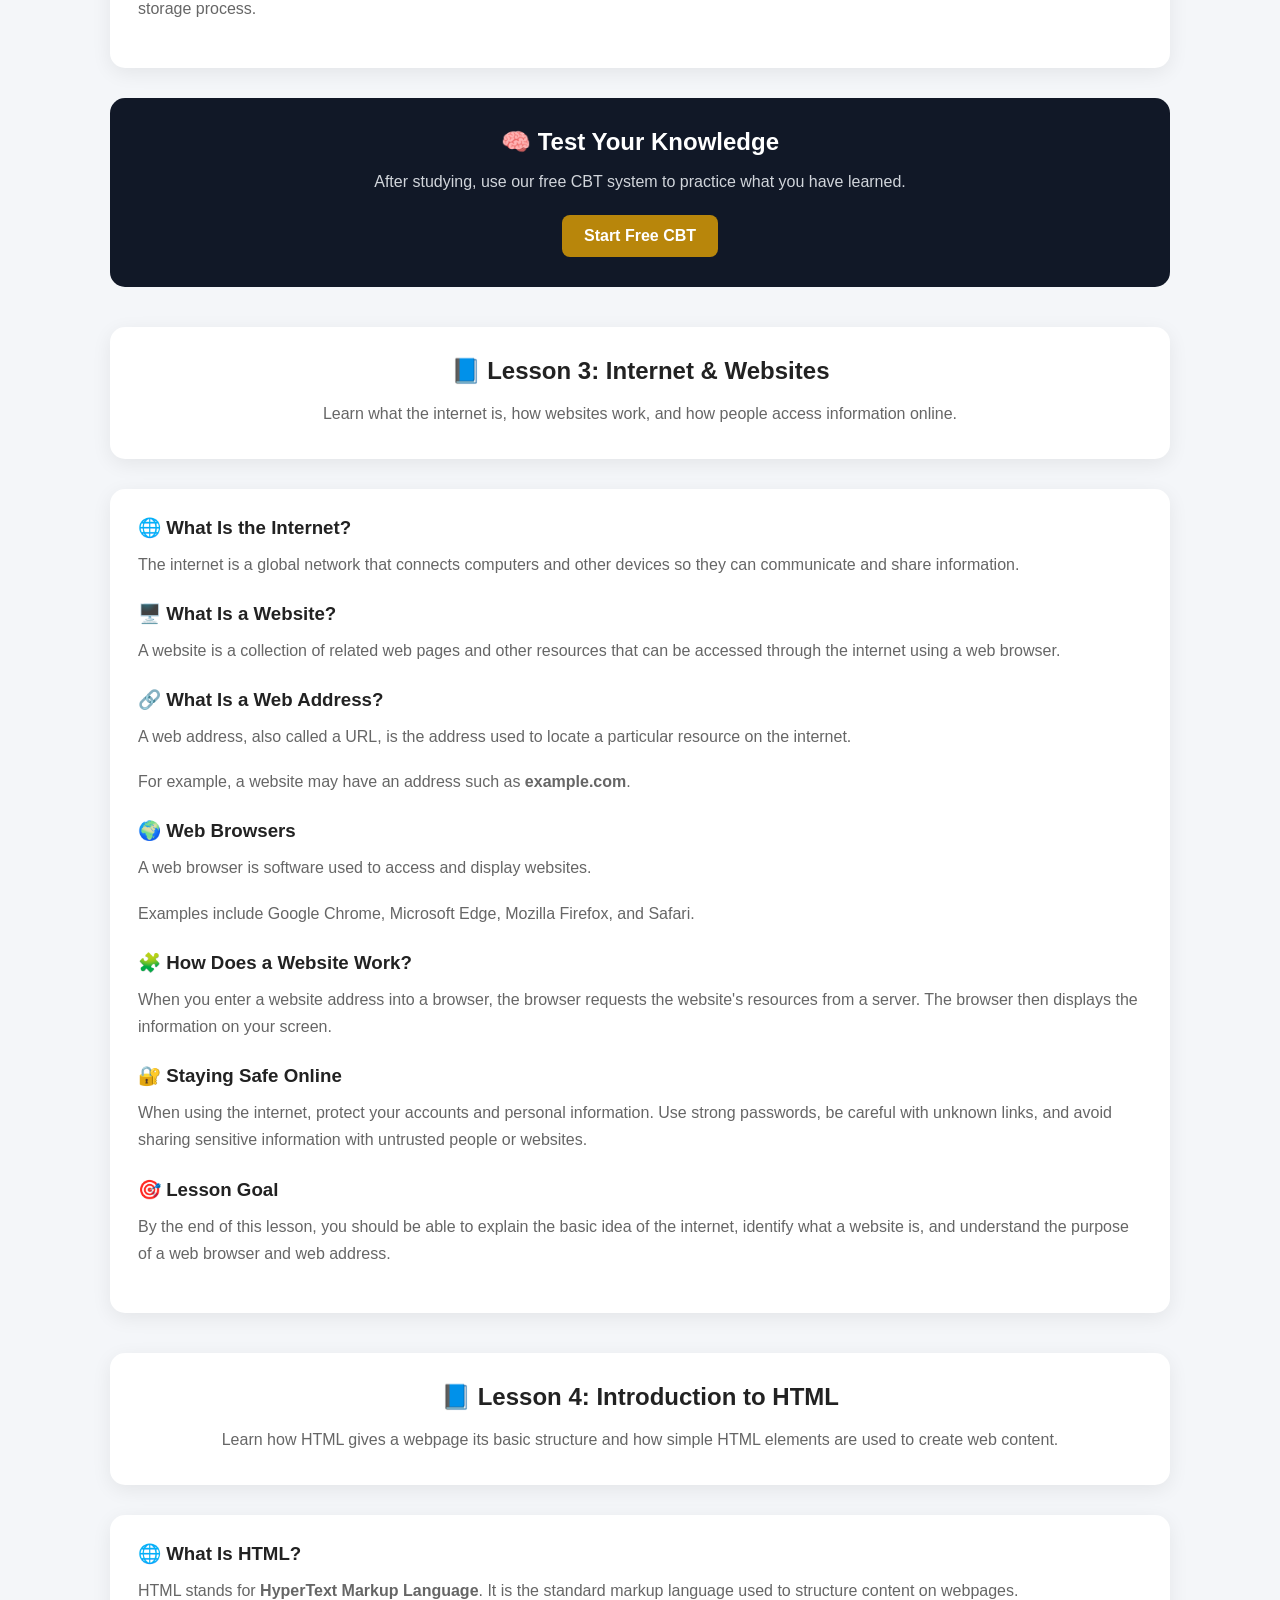
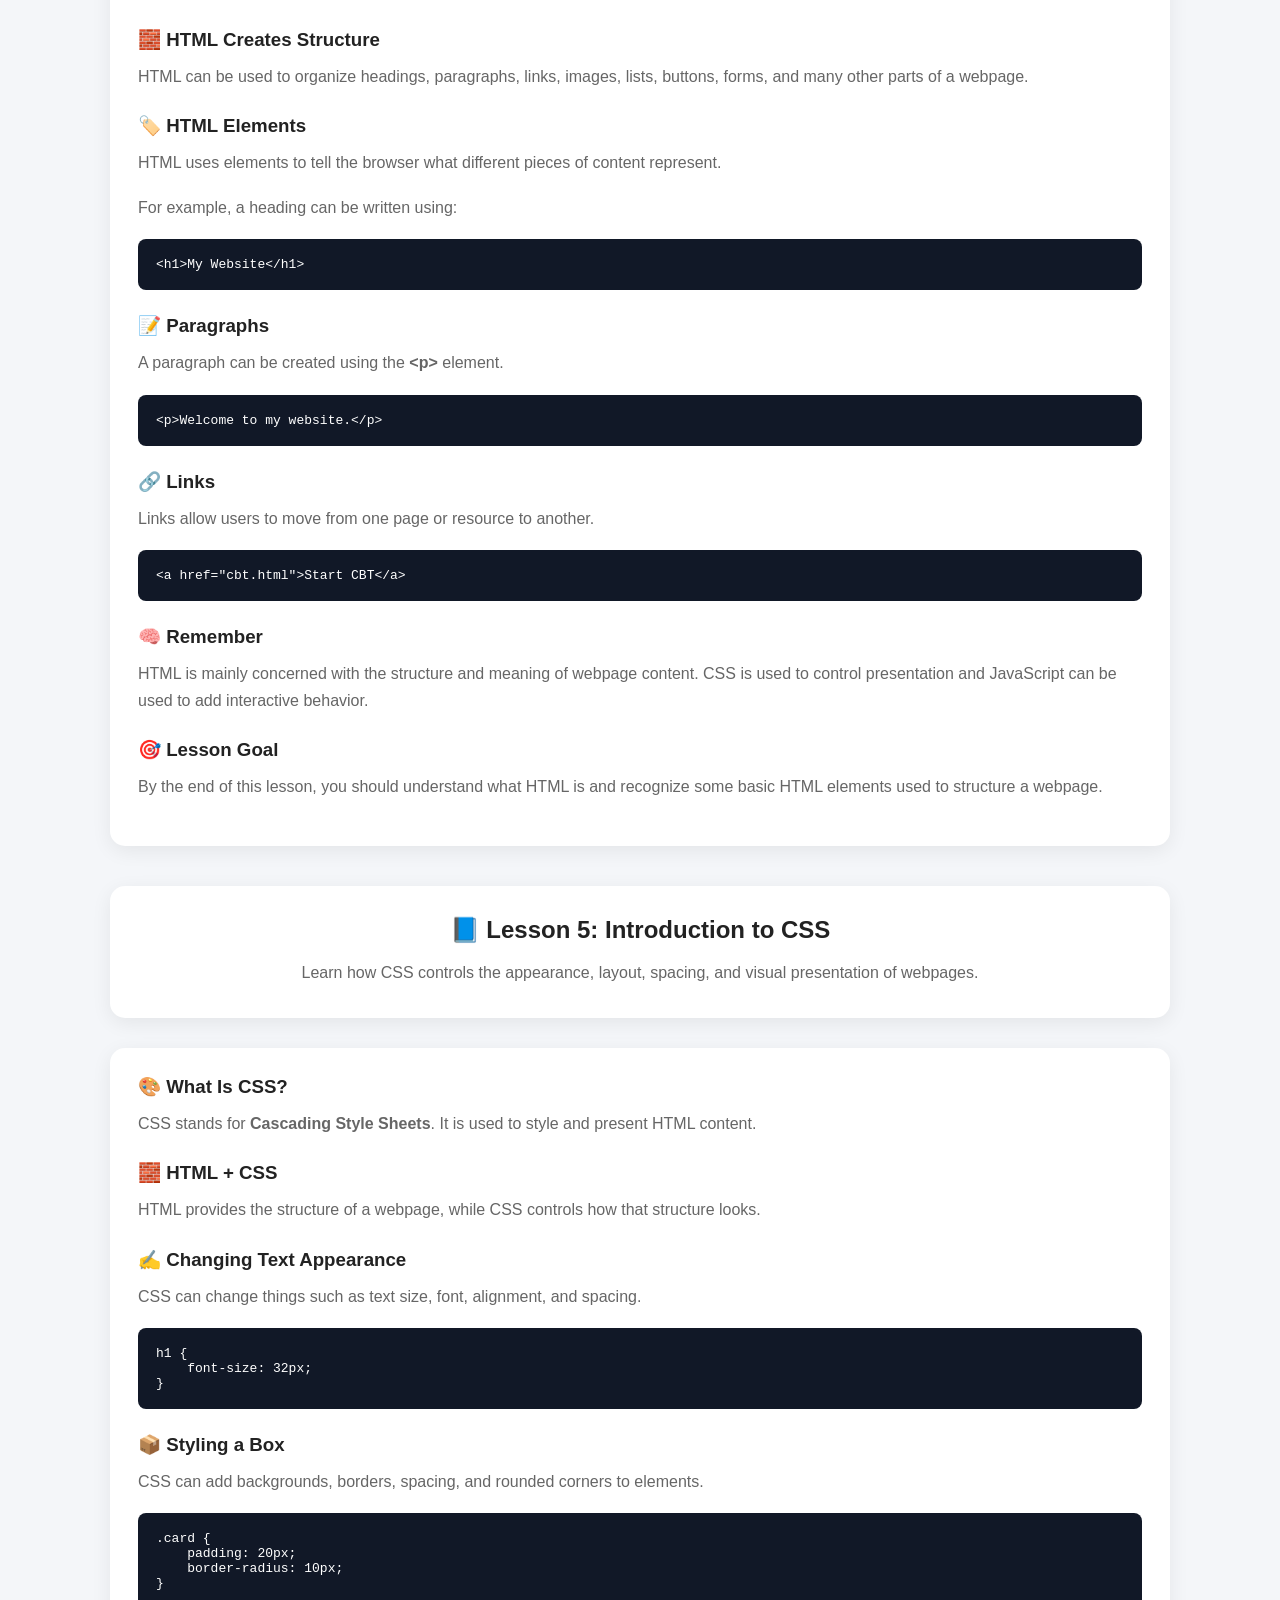
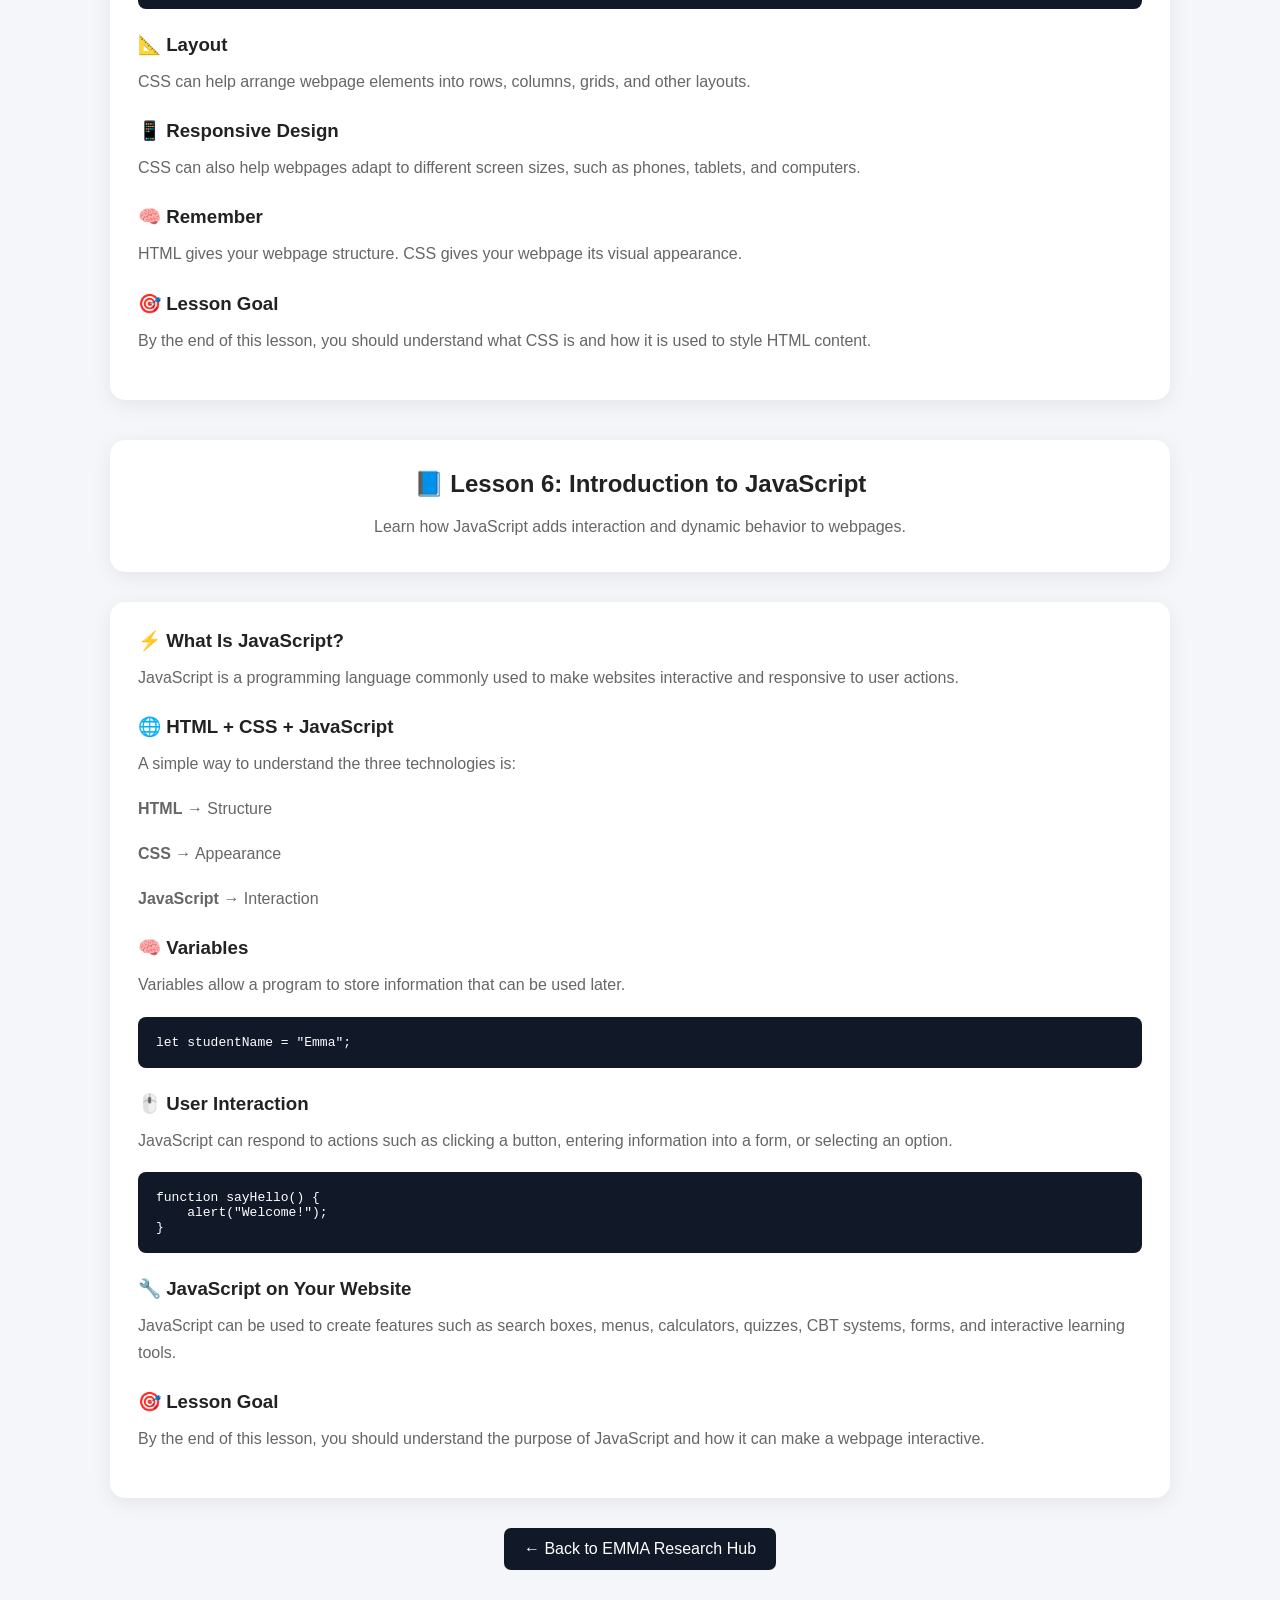
<file: month1.html>
<!DOCTYPE html>
<html lang="en">

<head>

    <meta charset="UTF-8">

    <meta name="viewport"
          content="width=device-width, initial-scale=1.0">

    <title>
        Month 1 Technology | EMMA RESEARCH HUB BELLA
    </title>

    <style>

        * {
            box-sizing: border-box;
            margin: 0;
            padding: 0;
        }

        body {
            font-family: Arial, sans-serif;
            background: #f4f6f9;
            color: #222;
        }

        .header {
            background: #111827;
            color: white;
            text-align: center;
            padding: 30px 15px;
        }

        .header h1 {
            margin-bottom: 8px;
        }

        .container {
            max-width: 1100px;
            margin: 35px auto;
            padding: 20px;
        }

        .intro {
            background: white;
            padding: 30px;
            border-radius: 15px;
            text-align: center;
            margin-bottom: 30px;
            box-shadow: 0 5px 20px rgba(0,0,0,0.07);
        }

        .intro h2 {
            margin-bottom: 15px;
        }

        .intro p {
            color: #666;
            line-height: 1.8;
        }

        .lesson-grid {
            display: grid;
            grid-template-columns: repeat(2, 1fr);
            gap: 22px;
        }

        .lesson-card {
            background: white;
            padding: 28px;
            border-radius: 15px;
            box-shadow: 0 5px 20px rgba(0,0,0,0.07);
            transition: 0.2s;
        }

        .lesson-card:hover {
            transform: translateY(-4px);
        }

        .lesson-number {
            display: inline-flex;
            width: 42px;
            height: 42px;
            align-items: center;
            justify-content: center;
            background: #111827;
            color: white;
            border-radius: 50%;
            font-weight: bold;
            margin-bottom: 15px;
        }

        .lesson-card h3 {
            margin-bottom: 12px;
        }

        .lesson-card p {
            color: #666;
            line-height: 1.7;
            margin-bottom: 18px;
        }

        .lesson-button {
            display: inline-block;
            padding: 11px 18px;
            background: #b8860b;
            color: white;
            text-decoration: none;
            border-radius: 7px;
            font-weight: bold;
        }

        .practice {
            margin-top: 30px;
            background: #111827;
            color: white;
            padding: 30px;
            border-radius: 15px;
            text-align: center;
        }

        .practice p {
            margin: 12px 0 20px;
            color: #d1d5db;
            line-height: 1.7;
        }

        .practice-button {
            display: inline-block;
            padding: 12px 22px;
            background: #b8860b;
            color: white;
            text-decoration: none;
            border-radius: 8px;
            font-weight: bold;
        }

        .back-button {
            display: inline-block;
            margin-top: 30px;
            padding: 12px 20px;
            background: #111827;
            color: white;
            text-decoration: none;
            border-radius: 7px;
        }

        @media (max-width: 700px) {

            .lesson-grid {
                grid-template-columns: 1fr;
            }

            .container {
                padding: 12px;
            }

        }

    </style>

</head>


<body>


<header class="header">

    <h1>
        EMMA RESEARCH HUB BELLA
    </h1>

    <p>
        Month 1 • Technology
    </p>

</header>
<a href="index.html"
   style="
       display:inline-block;
       margin:15px 0;
       padding:10px 18px;
       background:#111827;
       color:white;
       text-decoration:none;
       border-radius:8px;
       font-weight:bold;
   ">
    🏠 Back to Home
</a>

<main class="container">


    <!-- INTRO -->

    <section class="intro">

        <h2>
            💻 Technology Learning Journey
        </h2>

        <p>
            Welcome to your first month of Technology learning.
            Start with the fundamentals, understand how technology
            works, and gradually build the knowledge you need for
            the next stage of your journey.
        </p>

    </section>


    <!-- LESSONS -->

    <section class="lesson-grid">


        <!-- LESSON 1 -->

        <article class="lesson-card">

            <span class="lesson-number">
                1
            </span>

            <h3>
                What Is Technology?
            </h3>

            <p>
                Learn what technology means, how people use it,
                and how technology can help solve problems and
                improve everyday life.
            </p>

            <a href="#lesson1"
               class="lesson-button">

                Start Lesson

            </a>

        </article>


        <!-- LESSON 2 -->

        <article class="lesson-card">

            <span class="lesson-number">
                2
            </span>

            <h3>
                Computer Fundamentals
            </h3>

            <p>
                Learn about computers, their major components,
                input and output devices, storage, and basic
                computer operations.
            </p>

            <a href="#lesson2"
               class="lesson-button">

                Start Lesson

            </a>

        </article>


        <!-- LESSON 3 -->

        <article class="lesson-card">

            <span class="lesson-number">
                3
            </span>

            <h3>
                Internet & Websites
            </h3>

            <p>
                Discover what the internet is, how websites work,
                and how people access information online.
            </p>

            <a href="#lesson3"
               class="lesson-button">

                Start Lesson

            </a>

        </article>


        <!-- LESSON 4 -->

        <article class="lesson-card">

            <span class="lesson-number">
                4
            </span>

            <h3>
                Introduction to HTML
            </h3>

            <p>
                Learn how HTML provides the structure of a webpage
                and understand basic HTML elements.
            </p>

            <a href="#lesson4"
               class="lesson-button">

                Start Lesson

            </a>

        </article>


        <!-- LESSON 5 -->

        <article class="lesson-card">

            <span class="lesson-number">
                5
            </span>

            <h3>
                Introduction to CSS
            </h3>

            <p>
                Learn how CSS is used to control the appearance,
                layout, spacing, and presentation of webpages.
            </p>

            <a href="#lesson5"
               class="lesson-button">

                Start Lesson

            </a>

        </article>


        <!-- LESSON 6 -->

        <article class="lesson-card">

            <span class="lesson-number">
                6
            </span>

            <h3>
                Introduction to JavaScript
            </h3>

            <p>
                Learn how JavaScript can make webpages interactive
                and respond to actions from users.
            </p>

            <a href="#lesson6"
               class="lesson-button">

                Start Lesson

            </a>

        </article>


    </section>
<!--================ LESSON 1 CONTENT ================-->
<!--================ TECHNOLOGY LESSON NAVIGATION ================-->

<section
    style="
        margin:40px 0;
        padding:25px;
        background:#111827;
        border-radius:14px;
    "
>

    <h2
        style="
            color:white;
            margin-bottom:18px;
        "
    >
        📚 Technology Lessons
    </h2>

    <div
        style="
            display:flex;
            flex-wrap:wrap;
            gap:10px;
        "
    >

        <a
            href="#lesson1"
            style="
                background:#b8860b;
                color:white;
                padding:10px 15px;
                border-radius:7px;
                text-decoration:none;
            "
        >
            Lesson 1
        </a>

        <a
            href="#lesson2"
            style="
                background:#b8860b;
                color:white;
                padding:10px 15px;
                border-radius:7px;
                text-decoration:none;
            "
        >
            Lesson 2
        </a>

        <a
            href="#lesson3"
            style="
                background:#b8860b;
                color:white;
                padding:10px 15px;
                border-radius:7px;
                text-decoration:none;
            "
        >
            Lesson 3
        </a>

        <a
            href="#lesson4"
            style="
                background:#b8860b;
                color:white;
                padding:10px 15px;
                border-radius:7px;
                text-decoration:none;
            "
        >
            Lesson 4
        </a>

        <a
            href="#lesson5"
            style="
                background:#b8860b;
                color:white;
                padding:10px 15px;
                border-radius:7px;
                text-decoration:none;
            "
        >
            Lesson 5
        </a>

        <a
            href="#lesson6"
            style="
                background:#b8860b;
                color:white;
                padding:10px 15px;
                border-radius:7px;
                text-decoration:none;
            "
        >
            Lesson 6
        </a>

    </div>
<div
    style="
        margin-top:30px;
        padding:20px;
        background:#f9fafb;
        border-radius:10px;
        text-align:center;
    "
>

    <h3>
        🎯 Ready to Test Yourself?
    </h3>

    <p style="margin:10px 0 18px;">
        You have completed the Technology lessons.
        Test what you have learned with the free CBT.
    </p>

    <a
     href="cbt.html?subject=Technology"
        style="
            display:inline-block;
            background:#b8860b;
            color:white;
            padding:12px 22px;
            border-radius:8px;
            text-decoration:none;
            font-weight:bold;
        "
    >
        🚀 Start Technology CBT
    </a>

</div>
</section>
    
<section id="lesson1"
         style="margin-top:40px;">

    <div class="intro">

        <h2>
            📘 Lesson 1: What Is Technology?
        </h2>

        <p>
            Technology is the use of knowledge, tools, skills,
            and processes to solve problems and make tasks easier,
            faster, or more effective.
        </p>

    </div>


    <div class="lesson-card">

        <h3>
            🌟 Understanding Technology
        </h3>

        <p>
            Technology is all around us. Mobile phones,
            computers, the internet, medical equipment,
            transportation systems, and many other tools
            are examples of technology.
        </p>

        <p>
            Technology is not limited to computers. It includes
            tools and methods that people develop to solve
            problems and improve the way we live and work.
        </p>

        <h3 style="margin-top:25px;">
            💡 Why Is Technology Important?
        </h3>

        <p>
            Technology can help people communicate, learn,
            work, create, research information, solve problems,
            and develop new ideas.
        </p>

        <h3 style="margin-top:25px;">
            🧠 Think About It
        </h3>

        <p>
            Look around you. Can you identify five examples
            of technology that you use every day?
        </p>

        <h3 style="margin-top:25px;">
            🎯 Lesson Goal
        </h3>

        <p>
            By the end of this lesson, you should be able to
            explain what technology means and identify examples
            of technology in everyday life.
        </p>

    </div>

</section>

    <!-- CBT -->
<!--================ LESSON 2 CONTENT ================-->

<section id="lesson2"
         style="margin-top:40px;">

    <div class="intro">

        <h2>
            📘 Lesson 2: Computer Fundamentals
        </h2>

        <p>
            A computer is an electronic device that receives
            data, processes it, stores information, and produces
            useful results.
        </p>

    </div>


    <div class="lesson-card">

        <h3>
            🖥️ What Is a Computer?
        </h3>

        <p>
            Computers are used for many activities, including
            learning, communication, research, business,
            entertainment, and creating digital content.
        </p>


        <h3 style="margin-top:25px;">
            ⌨️ Input Devices
        </h3>

        <p>
            Input devices allow a user to enter data or commands
            into a computer.
        </p>

        <p>
            Examples include a keyboard, mouse, microphone,
            scanner, and webcam.
        </p>


        <h3 style="margin-top:25px;">
            🖥️ Output Devices
        </h3>

        <p>
            Output devices present information produced by a
            computer to the user.
        </p>

        <p>
            Examples include a monitor, printer, speakers,
            and projector.
        </p>


        <h3 style="margin-top:25px;">
            💾 Storage
        </h3>

        <p>
            Storage allows digital information to be saved for
            later use. Examples include hard drives, solid-state
            drives, memory cards, and USB flash drives.
        </p>


        <h3 style="margin-top:25px;">
            ⚙️ Basic Computer Process
        </h3>

        <p>
            A simple way to understand computer operation is:
        </p>

        <p>
            <strong>Input → Processing → Output → Storage</strong>
        </p>


        <h3 style="margin-top:25px;">
            🎯 Lesson Goal
        </h3>

        <p>
            By the end of this lesson, you should be able to
            identify common computer devices and explain the
            basic input, processing, output, and storage process.
        </p>

    </div>

</section>
    <section class="practice">

        <h2>
            🧠 Test Your Knowledge
        </h2>

        <p>
            After studying, use our free CBT system to practice
            what you have learned.
        </p>

        <a href="cbt.html"
           class="practice-button">

            Start Free CBT

        </a>

    </section>
    
<!--================ LESSON 3 CONTENT ================-->

<section id="lesson3"
         style="margin-top:40px;">

    <div class="intro">

        <h2>
            📘 Lesson 3: Internet & Websites
        </h2>

        <p>
            Learn what the internet is, how websites work,
            and how people access information online.
        </p>

    </div>


    <div class="lesson-card">

        <h3>
            🌐 What Is the Internet?
        </h3>

        <p>
            The internet is a global network that connects
            computers and other devices so they can communicate
            and share information.
        </p>


        <h3 style="margin-top:25px;">
            🖥️ What Is a Website?
        </h3>

        <p>
            A website is a collection of related web pages and
            other resources that can be accessed through the
            internet using a web browser.
        </p>


        <h3 style="margin-top:25px;">
            🔗 What Is a Web Address?
        </h3>

        <p>
            A web address, also called a URL, is the address used
            to locate a particular resource on the internet.
        </p>

        <p>
            For example, a website may have an address such as
            <strong>example.com</strong>.
        </p>


        <h3 style="margin-top:25px;">
            🌍 Web Browsers
        </h3>

        <p>
            A web browser is software used to access and display
            websites.
        </p>

        <p>
            Examples include Google Chrome, Microsoft Edge,
            Mozilla Firefox, and Safari.
        </p>


        <h3 style="margin-top:25px;">
            🧩 How Does a Website Work?
        </h3>

        <p>
            When you enter a website address into a browser,
            the browser requests the website's resources from
            a server. The browser then displays the information
            on your screen.
        </p>


        <h3 style="margin-top:25px;">
            🔐 Staying Safe Online
        </h3>

        <p>
            When using the internet, protect your accounts and
            personal information. Use strong passwords, be careful
            with unknown links, and avoid sharing sensitive
            information with untrusted people or websites.
        </p>


        <h3 style="margin-top:25px;">
            🎯 Lesson Goal
        </h3>

        <p>
            By the end of this lesson, you should be able to
            explain the basic idea of the internet, identify what
            a website is, and understand the purpose of a web
            browser and web address.
        </p>

    </div>

</section>
<!--================ LESSON 4 CONTENT ================-->

<section id="lesson4"
         style="margin-top:40px;">

    <div class="intro">

        <h2>
            📘 Lesson 4: Introduction to HTML
        </h2>

        <p>
            Learn how HTML gives a webpage its basic structure
            and how simple HTML elements are used to create
            web content.
        </p>

    </div>


    <div class="lesson-card">

        <h3>
            🌐 What Is HTML?
        </h3>

        <p>
            HTML stands for
            <strong>HyperText Markup Language</strong>.
            It is the standard markup language used to structure
            content on webpages.
        </p>


        <h3 style="margin-top:25px;">
            🧱 HTML Creates Structure
        </h3>

        <p>
            HTML can be used to organize headings, paragraphs,
            links, images, lists, buttons, forms, and many other
            parts of a webpage.
        </p>


        <h3 style="margin-top:25px;">
            🏷️ HTML Elements
        </h3>

        <p>
            HTML uses elements to tell the browser what different
            pieces of content represent.
        </p>

        <p>
            For example, a heading can be written using:
        </p>

        <pre style="
            background:#111827;
            color:white;
            padding:18px;
            border-radius:8px;
            overflow:auto;
        ">&lt;h1&gt;My Website&lt;/h1&gt;</pre>


        <h3 style="margin-top:25px;">
            📝 Paragraphs
        </h3>

        <p>
            A paragraph can be created using the
            <strong>&lt;p&gt;</strong> element.
        </p>

        <pre style="
            background:#111827;
            color:white;
            padding:18px;
            border-radius:8px;
            overflow:auto;
        ">&lt;p&gt;Welcome to my website.&lt;/p&gt;</pre>


        <h3 style="margin-top:25px;">
            🔗 Links
        </h3>

        <p>
            Links allow users to move from one page or resource
            to another.
        </p>

        <pre style="
            background:#111827;
            color:white;
            padding:18px;
            border-radius:8px;
            overflow:auto;
        ">&lt;a href="cbt.html"&gt;Start CBT&lt;/a&gt;</pre>


        <h3 style="margin-top:25px;">
            🧠 Remember
        </h3>

        <p>
            HTML is mainly concerned with the structure and
            meaning of webpage content. CSS is used to control
            presentation and JavaScript can be used to add
            interactive behavior.
        </p>


        <h3 style="margin-top:25px;">
            🎯 Lesson Goal
        </h3>

        <p>
            By the end of this lesson, you should understand what
            HTML is and recognize some basic HTML elements used
            to structure a webpage.
        </p>

    </div>

</section>

<!--================ LESSON 5 CONTENT ================-->

<section id="lesson5"
         style="margin-top:40px;">

    <div class="intro">

        <h2>
            📘 Lesson 5: Introduction to CSS
        </h2>

        <p>
            Learn how CSS controls the appearance, layout,
            spacing, and visual presentation of webpages.
        </p>

    </div>


    <div class="lesson-card">

        <h3>
            🎨 What Is CSS?
        </h3>

        <p>
            CSS stands for
            <strong>Cascading Style Sheets</strong>.
            It is used to style and present HTML content.
        </p>


        <h3 style="margin-top:25px;">
            🧱 HTML + CSS
        </h3>

        <p>
            HTML provides the structure of a webpage,
            while CSS controls how that structure looks.
        </p>


        <h3 style="margin-top:25px;">
            ✍️ Changing Text Appearance
        </h3>

        <p>
            CSS can change things such as text size,
            font, alignment, and spacing.
        </p>

        <pre style="
            background:#111827;
            color:white;
            padding:18px;
            border-radius:8px;
            overflow:auto;
        ">h1 {
    font-size: 32px;
}</pre>


        <h3 style="margin-top:25px;">
            📦 Styling a Box
        </h3>

        <p>
            CSS can add backgrounds, borders, spacing,
            and rounded corners to elements.
        </p>

        <pre style="
            background:#111827;
            color:white;
            padding:18px;
            border-radius:8px;
            overflow:auto;
        ">.card {
    padding: 20px;
    border-radius: 10px;
}</pre>


        <h3 style="margin-top:25px;">
            📐 Layout
        </h3>

        <p>
            CSS can help arrange webpage elements into rows,
            columns, grids, and other layouts.
        </p>


        <h3 style="margin-top:25px;">
            📱 Responsive Design
        </h3>

        <p>
            CSS can also help webpages adapt to different
            screen sizes, such as phones, tablets, and computers.
        </p>


        <h3 style="margin-top:25px;">
            🧠 Remember
        </h3>

        <p>
            HTML gives your webpage structure.
            CSS gives your webpage its visual appearance.
        </p>


        <h3 style="margin-top:25px;">
            🎯 Lesson Goal
        </h3>

        <p>
            By the end of this lesson, you should understand
            what CSS is and how it is used to style HTML content.
        </p>

    </div>

</section>

<!--================ LESSON 6 CONTENT ================-->

<section id="lesson6"
         style="margin-top:40px;">

    <div class="intro">

        <h2>
            📘 Lesson 6: Introduction to JavaScript
        </h2>

        <p>
            Learn how JavaScript adds interaction and dynamic
            behavior to webpages.
        </p>

    </div>


    <div class="lesson-card">

        <h3>
            ⚡ What Is JavaScript?
        </h3>

        <p>
            JavaScript is a programming language commonly used
            to make websites interactive and responsive to
            user actions.
        </p>


        <h3 style="margin-top:25px;">
            🌐 HTML + CSS + JavaScript
        </h3>

        <p>
            A simple way to understand the three technologies is:
        </p>

        <p>
            <strong>HTML</strong> → Structure
        </p>

        <p>
            <strong>CSS</strong> → Appearance
        </p>

        <p>
            <strong>JavaScript</strong> → Interaction
        </p>


        <h3 style="margin-top:25px;">
            🧠 Variables
        </h3>

        <p>
            Variables allow a program to store information that
            can be used later.
        </p>

        <pre style="
            background:#111827;
            color:white;
            padding:18px;
            border-radius:8px;
            overflow:auto;
        ">let studentName = "Emma";</pre>


        <h3 style="margin-top:25px;">
            🖱️ User Interaction
        </h3>

        <p>
            JavaScript can respond to actions such as clicking
            a button, entering information into a form, or
            selecting an option.
        </p>

        <pre style="
            background:#111827;
            color:white;
            padding:18px;
            border-radius:8px;
            overflow:auto;
        ">function sayHello() {
    alert("Welcome!");
}</pre>


        <h3 style="margin-top:25px;">
            🔧 JavaScript on Your Website
        </h3>

        <p>
            JavaScript can be used to create features such as
            search boxes, menus, calculators, quizzes, CBT
            systems, forms, and interactive learning tools.
        </p>


        <h3 style="margin-top:25px;">
            🎯 Lesson Goal
        </h3>

        <p>
            By the end of this lesson, you should understand
            the purpose of JavaScript and how it can make a
            webpage interactive.
        </p>

    </div>

</section>
    <div style="text-align:center;">

        <a href="index.html"
           class="back-button">

            ← Back to EMMA Research Hub

        </a>

    </div>


</main>


</body>

</html>
</file>
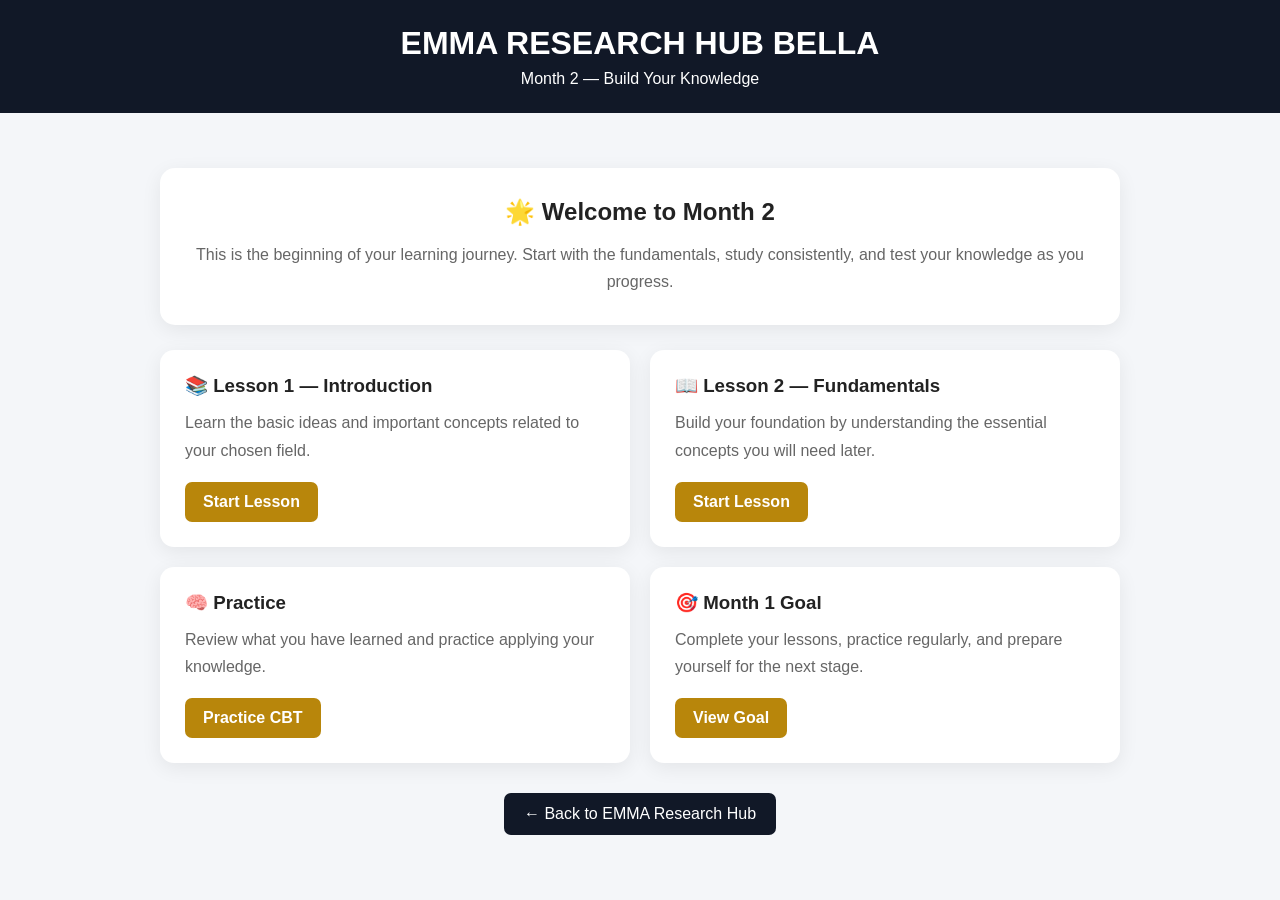
<file: month2.html>
<!DOCTYPE html>
<html lang="en">

<head>

    <meta charset="UTF-8">

    <meta name="viewport"
          content="width=device-width, initial-scale=1.0">

    <title>
        Month 1 Learning | EMMA RESEARCH HUB BELLA
    </title>

    <style>

        * {
            box-sizing: border-box;
            margin: 0;
            padding: 0;
        }

        body {
            font-family: Arial, sans-serif;
            background: #f4f6f9;
            color: #222;
        }

        .header {
            background: #111827;
            color: white;
            text-align: center;
            padding: 25px 15px;
        }

        .header h1 {
            margin-bottom: 8px;
        }

        .container {
            max-width: 1000px;
            margin: 35px auto;
            padding: 20px;
        }

        .welcome {
            background: white;
            padding: 30px;
            border-radius: 15px;
            text-align: center;
            box-shadow: 0 5px 20px rgba(0,0,0,0.07);
            margin-bottom: 25px;
        }

        .welcome h2 {
            margin-bottom: 15px;
        }

        .welcome p {
            color: #666;
            line-height: 1.7;
        }

        .lesson-grid {
            display: grid;
            grid-template-columns: repeat(2, 1fr);
            gap: 20px;
        }

        .lesson-card {
            background: white;
            padding: 25px;
            border-radius: 14px;
            box-shadow: 0 5px 20px rgba(0,0,0,0.07);
        }

        .lesson-card h3 {
            margin-bottom: 12px;
        }

        .lesson-card p {
            color: #666;
            line-height: 1.7;
            margin-bottom: 18px;
        }

        .lesson-button {
            display: inline-block;
            padding: 11px 18px;
            background: #b8860b;
            color: white;
            text-decoration: none;
            border-radius: 7px;
            font-weight: bold;
        }

        .back-button {
            display: inline-block;
            margin-top: 30px;
            padding: 12px 20px;
            background: #111827;
            color: white;
            text-decoration: none;
            border-radius: 7px;
        }

        @media (max-width: 650px) {

            .lesson-grid {
                grid-template-columns: 1fr;
            }

            .container {
                padding: 12px;
            }

        }

    </style>

</head>


<body>


<header class="header">

    <h1>
        EMMA RESEARCH HUB BELLA
    </h1>

    <p>
     Month 2 — Build Your Knowledge
    </p>

</header>


<main class="container">


    <section class="welcome">

        <h2>
          🌟 Welcome to Month 2
        </h2>

        <p>
            This is the beginning of your learning journey.
            Start with the fundamentals, study consistently,
            and test your knowledge as you progress.
        </p>

    </section>


    <section class="lesson-grid">


        <div class="lesson-card">

            <h3>
                📚 Lesson 1 — Introduction
            </h3>

            <p>
                Learn the basic ideas and important concepts
                related to your chosen field.
            </p>

            <a href="#lesson1"
               class="lesson-button">

                Start Lesson

            </a>

        </div>


        <div class="lesson-card">

            <h3>
                📖 Lesson 2 — Fundamentals
            </h3>

            <p>
                Build your foundation by understanding
                the essential concepts you will need later.
            </p>

            <a href="#lesson2"
               class="lesson-button">

                Start Lesson

            </a>

        </div>


        <div class="lesson-card">

            <h3>
                🧠 Practice
            </h3>

            <p>
                Review what you have learned and practice
                applying your knowledge.
            </p>

            <a href="cbt.html"
               class="lesson-button">

                Practice CBT

            </a>

        </div>


        <div class="lesson-card">

            <h3>
                🎯 Month 1 Goal
            </h3>

            <p>
                Complete your lessons, practice regularly,
                and prepare yourself for the next stage.
            </p>

            <a href="#goal"
               class="lesson-button">

                View Goal

            </a>

        </div>


    </section>


    <div style="text-align:center;">

        <a href="index.html"
           class="back-button">

            ← Back to EMMA Research Hub

        </a>

    </div>


</main>


</body>

</html>
</file>
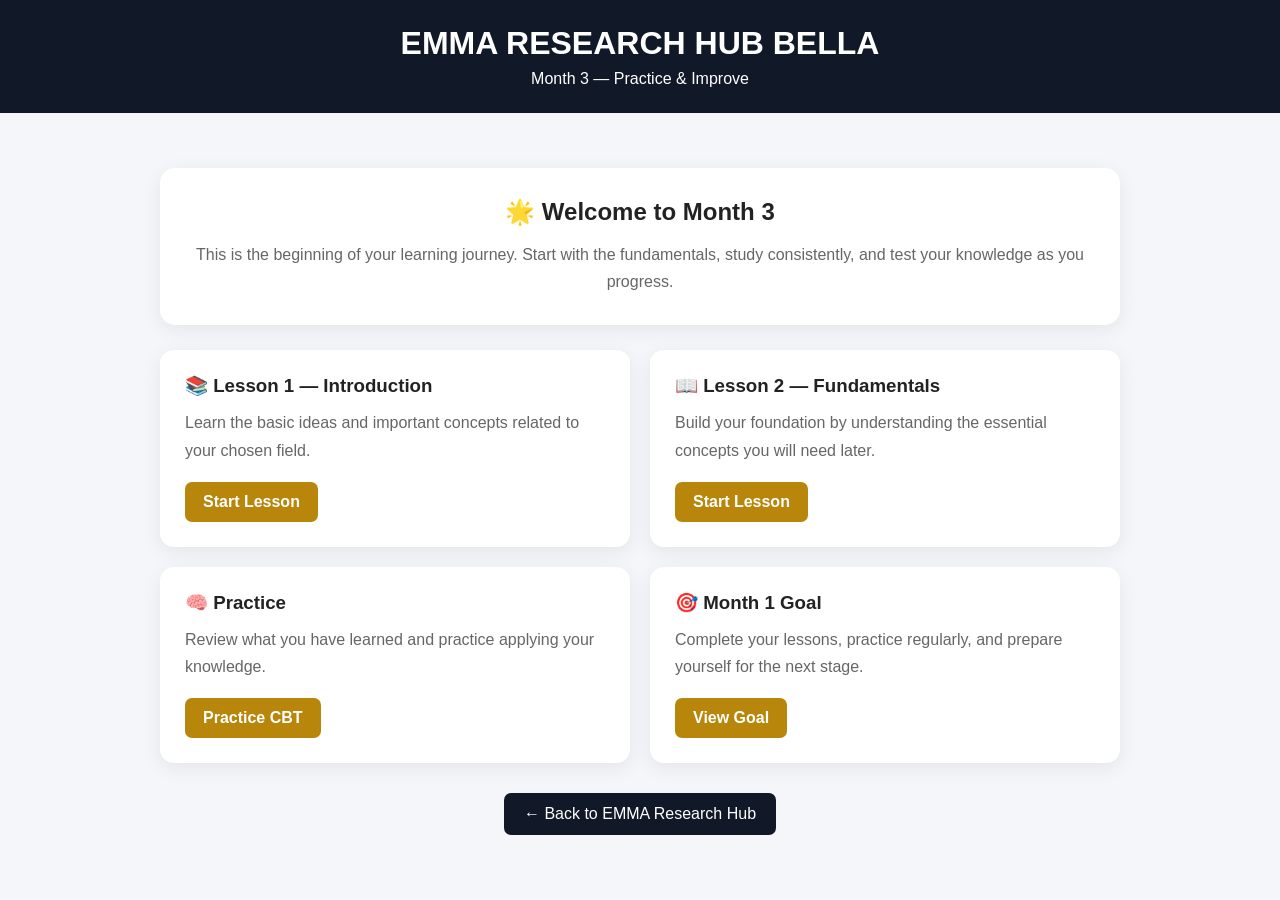
<file: month3.html>
<!DOCTYPE html>
<html lang="en">

<head>

    <meta charset="UTF-8">

    <meta name="viewport"
          content="width=device-width, initial-scale=1.0">

    <title>
        Month 1 Learning | EMMA RESEARCH HUB BELLA
    </title>

    <style>

        * {
            box-sizing: border-box;
            margin: 0;
            padding: 0;
        }

        body {
            font-family: Arial, sans-serif;
            background: #f4f6f9;
            color: #222;
        }

        .header {
            background: #111827;
            color: white;
            text-align: center;
            padding: 25px 15px;
        }

        .header h1 {
            margin-bottom: 8px;
        }

        .container {
            max-width: 1000px;
            margin: 35px auto;
            padding: 20px;
        }

        .welcome {
            background: white;
            padding: 30px;
            border-radius: 15px;
            text-align: center;
            box-shadow: 0 5px 20px rgba(0,0,0,0.07);
            margin-bottom: 25px;
        }

        .welcome h2 {
            margin-bottom: 15px;
        }

        .welcome p {
            color: #666;
            line-height: 1.7;
        }

        .lesson-grid {
            display: grid;
            grid-template-columns: repeat(2, 1fr);
            gap: 20px;
        }

        .lesson-card {
            background: white;
            padding: 25px;
            border-radius: 14px;
            box-shadow: 0 5px 20px rgba(0,0,0,0.07);
        }

        .lesson-card h3 {
            margin-bottom: 12px;
        }

        .lesson-card p {
            color: #666;
            line-height: 1.7;
            margin-bottom: 18px;
        }

        .lesson-button {
            display: inline-block;
            padding: 11px 18px;
            background: #b8860b;
            color: white;
            text-decoration: none;
            border-radius: 7px;
            font-weight: bold;
        }

        .back-button {
            display: inline-block;
            margin-top: 30px;
            padding: 12px 20px;
            background: #111827;
            color: white;
            text-decoration: none;
            border-radius: 7px;
        }

        @media (max-width: 650px) {

            .lesson-grid {
                grid-template-columns: 1fr;
            }

            .container {
                padding: 12px;
            }

        }

    </style>

</head>


<body>


<header class="header">

    <h1>
        EMMA RESEARCH HUB BELLA
    </h1>

    <p>
    Month 3 — Practice & Improve
    </p>

</header>


<main class="container">


    <section class="welcome">

        <h2>
       🌟 Welcome to Month 3
        </h2>

        <p>
            This is the beginning of your learning journey.
            Start with the fundamentals, study consistently,
            and test your knowledge as you progress.
        </p>

    </section>


    <section class="lesson-grid">


        <div class="lesson-card">

            <h3>
                📚 Lesson 1 — Introduction
            </h3>

            <p>
                Learn the basic ideas and important concepts
                related to your chosen field.
            </p>

            <a href="#lesson1"
               class="lesson-button">

                Start Lesson

            </a>

        </div>


        <div class="lesson-card">

            <h3>
                📖 Lesson 2 — Fundamentals
            </h3>

            <p>
                Build your foundation by understanding
                the essential concepts you will need later.
            </p>

            <a href="#lesson2"
               class="lesson-button">

                Start Lesson

            </a>

        </div>


        <div class="lesson-card">

            <h3>
                🧠 Practice
            </h3>

            <p>
                Review what you have learned and practice
                applying your knowledge.
            </p>

            <a href="cbt.html"
               class="lesson-button">

                Practice CBT

            </a>

        </div>


        <div class="lesson-card">

            <h3>
                🎯 Month 1 Goal
            </h3>

            <p>
                Complete your lessons, practice regularly,
                and prepare yourself for the next stage.
            </p>

            <a href="#goal"
               class="lesson-button">

                View Goal

            </a>

        </div>


    </section>


    <div style="text-align:center;">

        <a href="index.html"
           class="back-button">

            ← Back to EMMA Research Hub

        </a>

    </div>


</main>


</body>

</html>
</file>
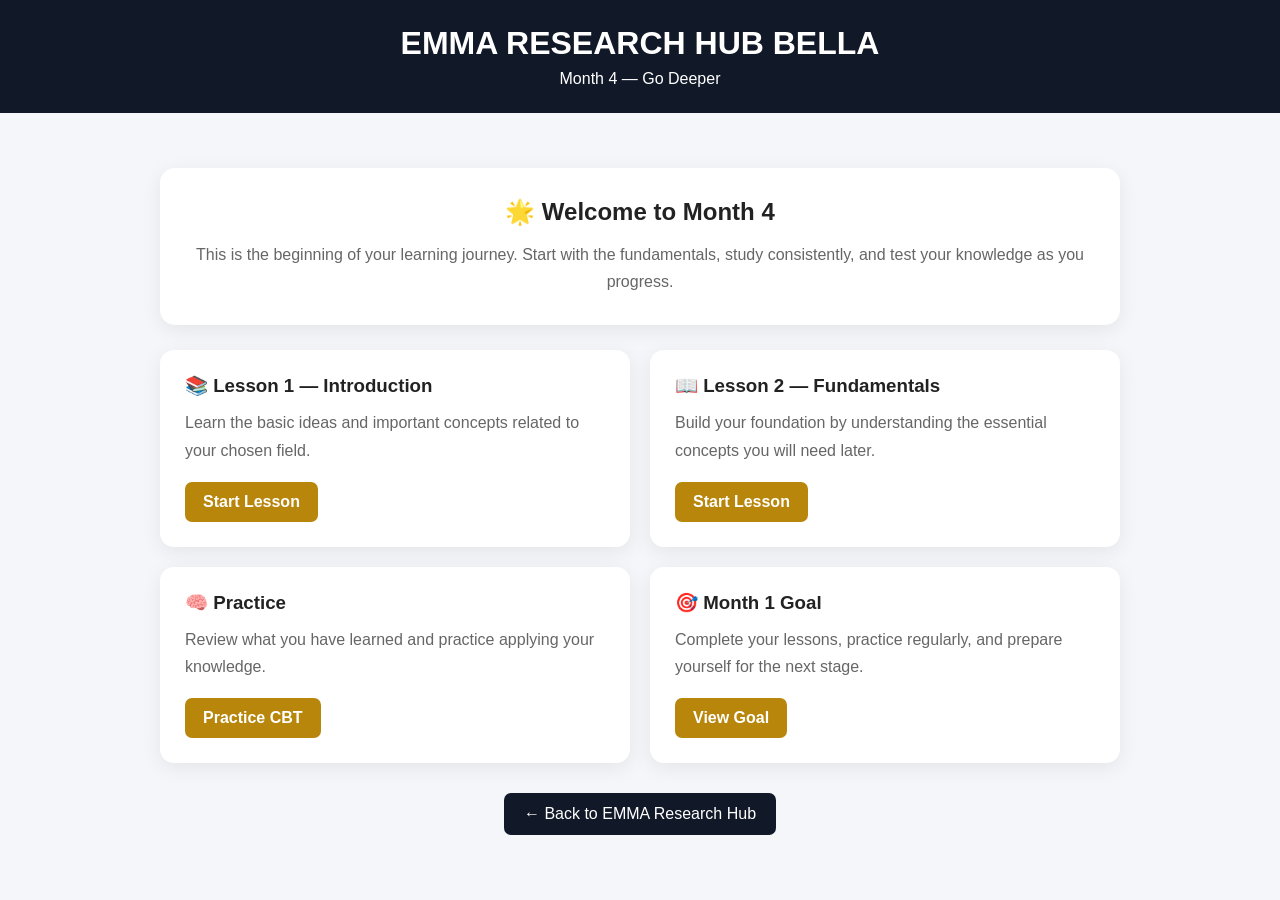
<file: month4.html>
<!DOCTYPE html>
<html lang="en">

<head>

    <meta charset="UTF-8">

    <meta name="viewport"
          content="width=device-width, initial-scale=1.0">

    <title>
        Month 1 Learning | EMMA RESEARCH HUB BELLA
    </title>

    <style>

        * {
            box-sizing: border-box;
            margin: 0;
            padding: 0;
        }

        body {
            font-family: Arial, sans-serif;
            background: #f4f6f9;
            color: #222;
        }

        .header {
            background: #111827;
            color: white;
            text-align: center;
            padding: 25px 15px;
        }

        .header h1 {
            margin-bottom: 8px;
        }

        .container {
            max-width: 1000px;
            margin: 35px auto;
            padding: 20px;
        }

        .welcome {
            background: white;
            padding: 30px;
            border-radius: 15px;
            text-align: center;
            box-shadow: 0 5px 20px rgba(0,0,0,0.07);
            margin-bottom: 25px;
        }

        .welcome h2 {
            margin-bottom: 15px;
        }

        .welcome p {
            color: #666;
            line-height: 1.7;
        }

        .lesson-grid {
            display: grid;
            grid-template-columns: repeat(2, 1fr);
            gap: 20px;
        }

        .lesson-card {
            background: white;
            padding: 25px;
            border-radius: 14px;
            box-shadow: 0 5px 20px rgba(0,0,0,0.07);
        }

        .lesson-card h3 {
            margin-bottom: 12px;
        }

        .lesson-card p {
            color: #666;
            line-height: 1.7;
            margin-bottom: 18px;
        }

        .lesson-button {
            display: inline-block;
            padding: 11px 18px;
            background: #b8860b;
            color: white;
            text-decoration: none;
            border-radius: 7px;
            font-weight: bold;
        }

        .back-button {
            display: inline-block;
            margin-top: 30px;
            padding: 12px 20px;
            background: #111827;
            color: white;
            text-decoration: none;
            border-radius: 7px;
        }

        @media (max-width: 650px) {

            .lesson-grid {
                grid-template-columns: 1fr;
            }

            .container {
                padding: 12px;
            }

        }

    </style>

</head>


<body>


<header class="header">

    <h1>
        EMMA RESEARCH HUB BELLA
    </h1>

    <p>
Month 4 — Go Deeper
    </p>

</header>


<main class="container">


    <section class="welcome">

        <h2>
     🌟 Welcome to Month 4
        </h2>

        <p>
            This is the beginning of your learning journey.
            Start with the fundamentals, study consistently,
            and test your knowledge as you progress.
        </p>

    </section>


    <section class="lesson-grid">


        <div class="lesson-card">

            <h3>
                📚 Lesson 1 — Introduction
            </h3>

            <p>
                Learn the basic ideas and important concepts
                related to your chosen field.
            </p>

            <a href="#lesson1"
               class="lesson-button">

                Start Lesson

            </a>

        </div>


        <div class="lesson-card">

            <h3>
                📖 Lesson 2 — Fundamentals
            </h3>

            <p>
                Build your foundation by understanding
                the essential concepts you will need later.
            </p>

            <a href="#lesson2"
               class="lesson-button">

                Start Lesson

            </a>

        </div>


        <div class="lesson-card">

            <h3>
                🧠 Practice
            </h3>

            <p>
                Review what you have learned and practice
                applying your knowledge.
            </p>

            <a href="cbt.html"
               class="lesson-button">

                Practice CBT

            </a>

        </div>


        <div class="lesson-card">

            <h3>
                🎯 Month 1 Goal
            </h3>

            <p>
                Complete your lessons, practice regularly,
                and prepare yourself for the next stage.
            </p>

            <a href="#goal"
               class="lesson-button">

                View Goal

            </a>

        </div>


    </section>


    <div style="text-align:center;">

        <a href="index.html"
           class="back-button">

            ← Back to EMMA Research Hub

        </a>

    </div>


</main>


</body>

</html>
</file>
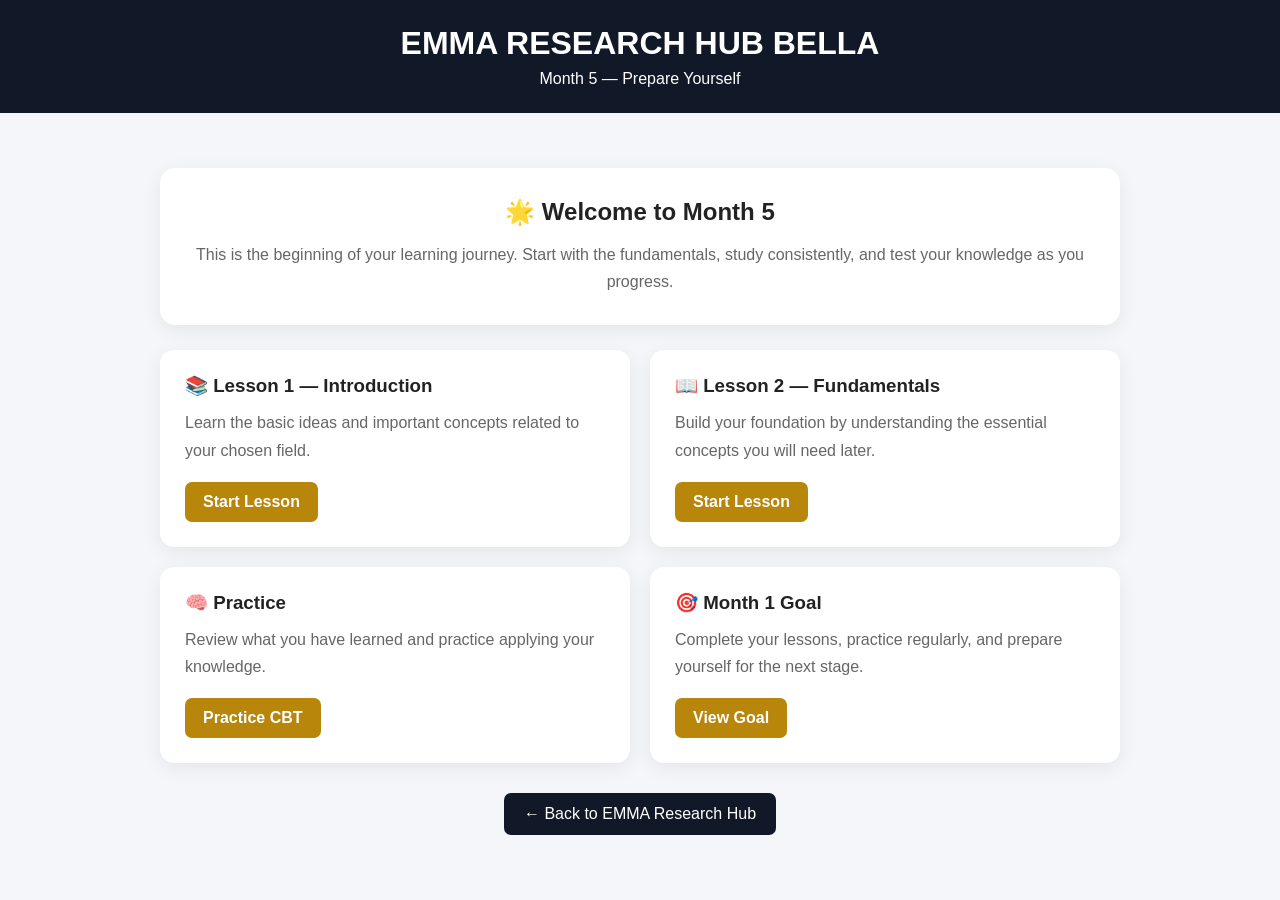
<file: month5.html>
<!DOCTYPE html>
<html lang="en">

<head>

    <meta charset="UTF-8">

    <meta name="viewport"
          content="width=device-width, initial-scale=1.0">

    <title>
        Month 1 Learning | EMMA RESEARCH HUB BELLA
    </title>

    <style>

        * {
            box-sizing: border-box;
            margin: 0;
            padding: 0;
        }

        body {
            font-family: Arial, sans-serif;
            background: #f4f6f9;
            color: #222;
        }

        .header {
            background: #111827;
            color: white;
            text-align: center;
            padding: 25px 15px;
        }

        .header h1 {
            margin-bottom: 8px;
        }

        .container {
            max-width: 1000px;
            margin: 35px auto;
            padding: 20px;
        }

        .welcome {
            background: white;
            padding: 30px;
            border-radius: 15px;
            text-align: center;
            box-shadow: 0 5px 20px rgba(0,0,0,0.07);
            margin-bottom: 25px;
        }

        .welcome h2 {
            margin-bottom: 15px;
        }

        .welcome p {
            color: #666;
            line-height: 1.7;
        }

        .lesson-grid {
            display: grid;
            grid-template-columns: repeat(2, 1fr);
            gap: 20px;
        }

        .lesson-card {
            background: white;
            padding: 25px;
            border-radius: 14px;
            box-shadow: 0 5px 20px rgba(0,0,0,0.07);
        }

        .lesson-card h3 {
            margin-bottom: 12px;
        }

        .lesson-card p {
            color: #666;
            line-height: 1.7;
            margin-bottom: 18px;
        }

        .lesson-button {
            display: inline-block;
            padding: 11px 18px;
            background: #b8860b;
            color: white;
            text-decoration: none;
            border-radius: 7px;
            font-weight: bold;
        }

        .back-button {
            display: inline-block;
            margin-top: 30px;
            padding: 12px 20px;
            background: #111827;
            color: white;
            text-decoration: none;
            border-radius: 7px;
        }

        @media (max-width: 650px) {

            .lesson-grid {
                grid-template-columns: 1fr;
            }

            .container {
                padding: 12px;
            }

        }

    </style>

</head>


<body>


<header class="header">

    <h1>
        EMMA RESEARCH HUB BELLA
    </h1>

    <p>
Month 5 — Prepare Yourself
    </p>

</header>


<main class="container">


    <section class="welcome">

        <h2>
    🌟 Welcome to Month 5
        </h2>

        <p>
            This is the beginning of your learning journey.
            Start with the fundamentals, study consistently,
            and test your knowledge as you progress.
        </p>

    </section>


    <section class="lesson-grid">


        <div class="lesson-card">

            <h3>
                📚 Lesson 1 — Introduction
            </h3>

            <p>
                Learn the basic ideas and important concepts
                related to your chosen field.
            </p>

            <a href="#lesson1"
               class="lesson-button">

                Start Lesson

            </a>

        </div>


        <div class="lesson-card">

            <h3>
                📖 Lesson 2 — Fundamentals
            </h3>

            <p>
                Build your foundation by understanding
                the essential concepts you will need later.
            </p>

            <a href="#lesson2"
               class="lesson-button">

                Start Lesson

            </a>

        </div>


        <div class="lesson-card">

            <h3>
                🧠 Practice
            </h3>

            <p>
                Review what you have learned and practice
                applying your knowledge.
            </p>

            <a href="cbt.html"
               class="lesson-button">

                Practice CBT

            </a>

        </div>


        <div class="lesson-card">

            <h3>
                🎯 Month 1 Goal
            </h3>

            <p>
                Complete your lessons, practice regularly,
                and prepare yourself for the next stage.
            </p>

            <a href="#goal"
               class="lesson-button">

                View Goal

            </a>

        </div>


    </section>


    <div style="text-align:center;">

        <a href="index.html"
           class="back-button">

            ← Back to EMMA Research Hub

        </a>

    </div>


</main>


</body>

</html>
</file>
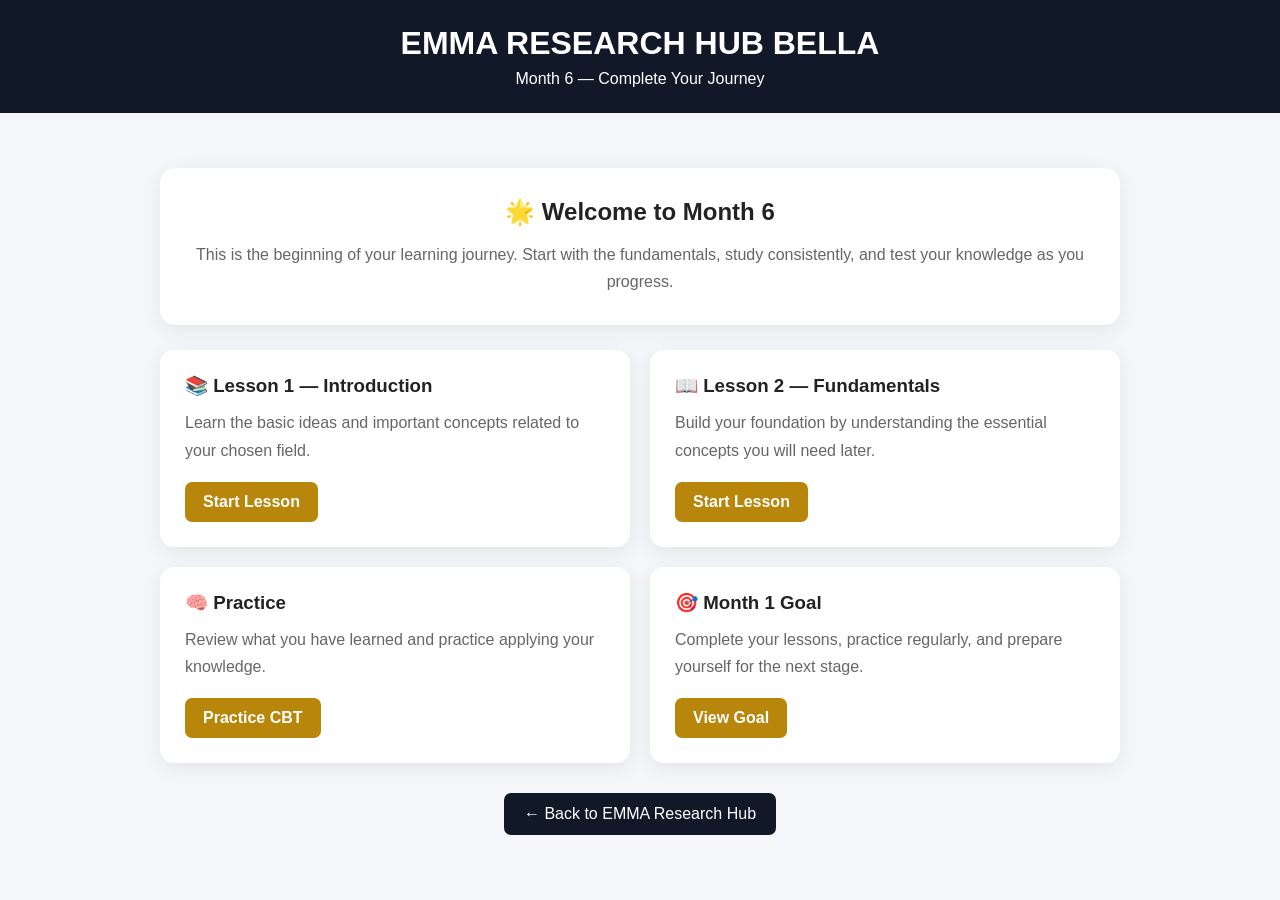
<file: month6.html>
<!DOCTYPE html>
<html lang="en">

<head>

    <meta charset="UTF-8">

    <meta name="viewport"
          content="width=device-width, initial-scale=1.0">

    <title>
        Month 1 Learning | EMMA RESEARCH HUB BELLA
    </title>

    <style>

        * {
            box-sizing: border-box;
            margin: 0;
            padding: 0;
        }

        body {
            font-family: Arial, sans-serif;
            background: #f4f6f9;
            color: #222;
        }

        .header {
            background: #111827;
            color: white;
            text-align: center;
            padding: 25px 15px;
        }

        .header h1 {
            margin-bottom: 8px;
        }

        .container {
            max-width: 1000px;
            margin: 35px auto;
            padding: 20px;
        }

        .welcome {
            background: white;
            padding: 30px;
            border-radius: 15px;
            text-align: center;
            box-shadow: 0 5px 20px rgba(0,0,0,0.07);
            margin-bottom: 25px;
        }

        .welcome h2 {
            margin-bottom: 15px;
        }

        .welcome p {
            color: #666;
            line-height: 1.7;
        }

        .lesson-grid {
            display: grid;
            grid-template-columns: repeat(2, 1fr);
            gap: 20px;
        }

        .lesson-card {
            background: white;
            padding: 25px;
            border-radius: 14px;
            box-shadow: 0 5px 20px rgba(0,0,0,0.07);
        }

        .lesson-card h3 {
            margin-bottom: 12px;
        }

        .lesson-card p {
            color: #666;
            line-height: 1.7;
            margin-bottom: 18px;
        }

        .lesson-button {
            display: inline-block;
            padding: 11px 18px;
            background: #b8860b;
            color: white;
            text-decoration: none;
            border-radius: 7px;
            font-weight: bold;
        }

        .back-button {
            display: inline-block;
            margin-top: 30px;
            padding: 12px 20px;
            background: #111827;
            color: white;
            text-decoration: none;
            border-radius: 7px;
        }

        @media (max-width: 650px) {

            .lesson-grid {
                grid-template-columns: 1fr;
            }

            .container {
                padding: 12px;
            }

        }

    </style>

</head>


<body>


<header class="header">

    <h1>
        EMMA RESEARCH HUB BELLA
    </h1>

    <p>
Month 6 — Complete Your Journey
    </p>

</header>


<main class="container">


    <section class="welcome">

        <h2>
    🌟 Welcome to Month 6
        </h2>

        <p>
            This is the beginning of your learning journey.
            Start with the fundamentals, study consistently,
            and test your knowledge as you progress.
        </p>

    </section>


    <section class="lesson-grid">


        <div class="lesson-card">

            <h3>
                📚 Lesson 1 — Introduction
            </h3>

            <p>
                Learn the basic ideas and important concepts
                related to your chosen field.
            </p>

            <a href="#lesson1"
               class="lesson-button">

                Start Lesson

            </a>

        </div>


        <div class="lesson-card">

            <h3>
                📖 Lesson 2 — Fundamentals
            </h3>

            <p>
                Build your foundation by understanding
                the essential concepts you will need later.
            </p>

            <a href="#lesson2"
               class="lesson-button">

                Start Lesson

            </a>

        </div>


        <div class="lesson-card">

            <h3>
                🧠 Practice
            </h3>

            <p>
                Review what you have learned and practice
                applying your knowledge.
            </p>

            <a href="cbt.html"
               class="lesson-button">

                Practice CBT

            </a>

        </div>


        <div class="lesson-card">

            <h3>
                🎯 Month 1 Goal
            </h3>

            <p>
                Complete your lessons, practice regularly,
                and prepare yourself for the next stage.
            </p>

            <a href="#goal"
               class="lesson-button">

                View Goal

            </a>

        </div>


    </section>


    <div style="text-align:center;">

        <a href="index.html"
           class="back-button">

            ← Back to EMMA Research Hub

        </a>

    </div>


</main>


</body>

</html>
</file>
